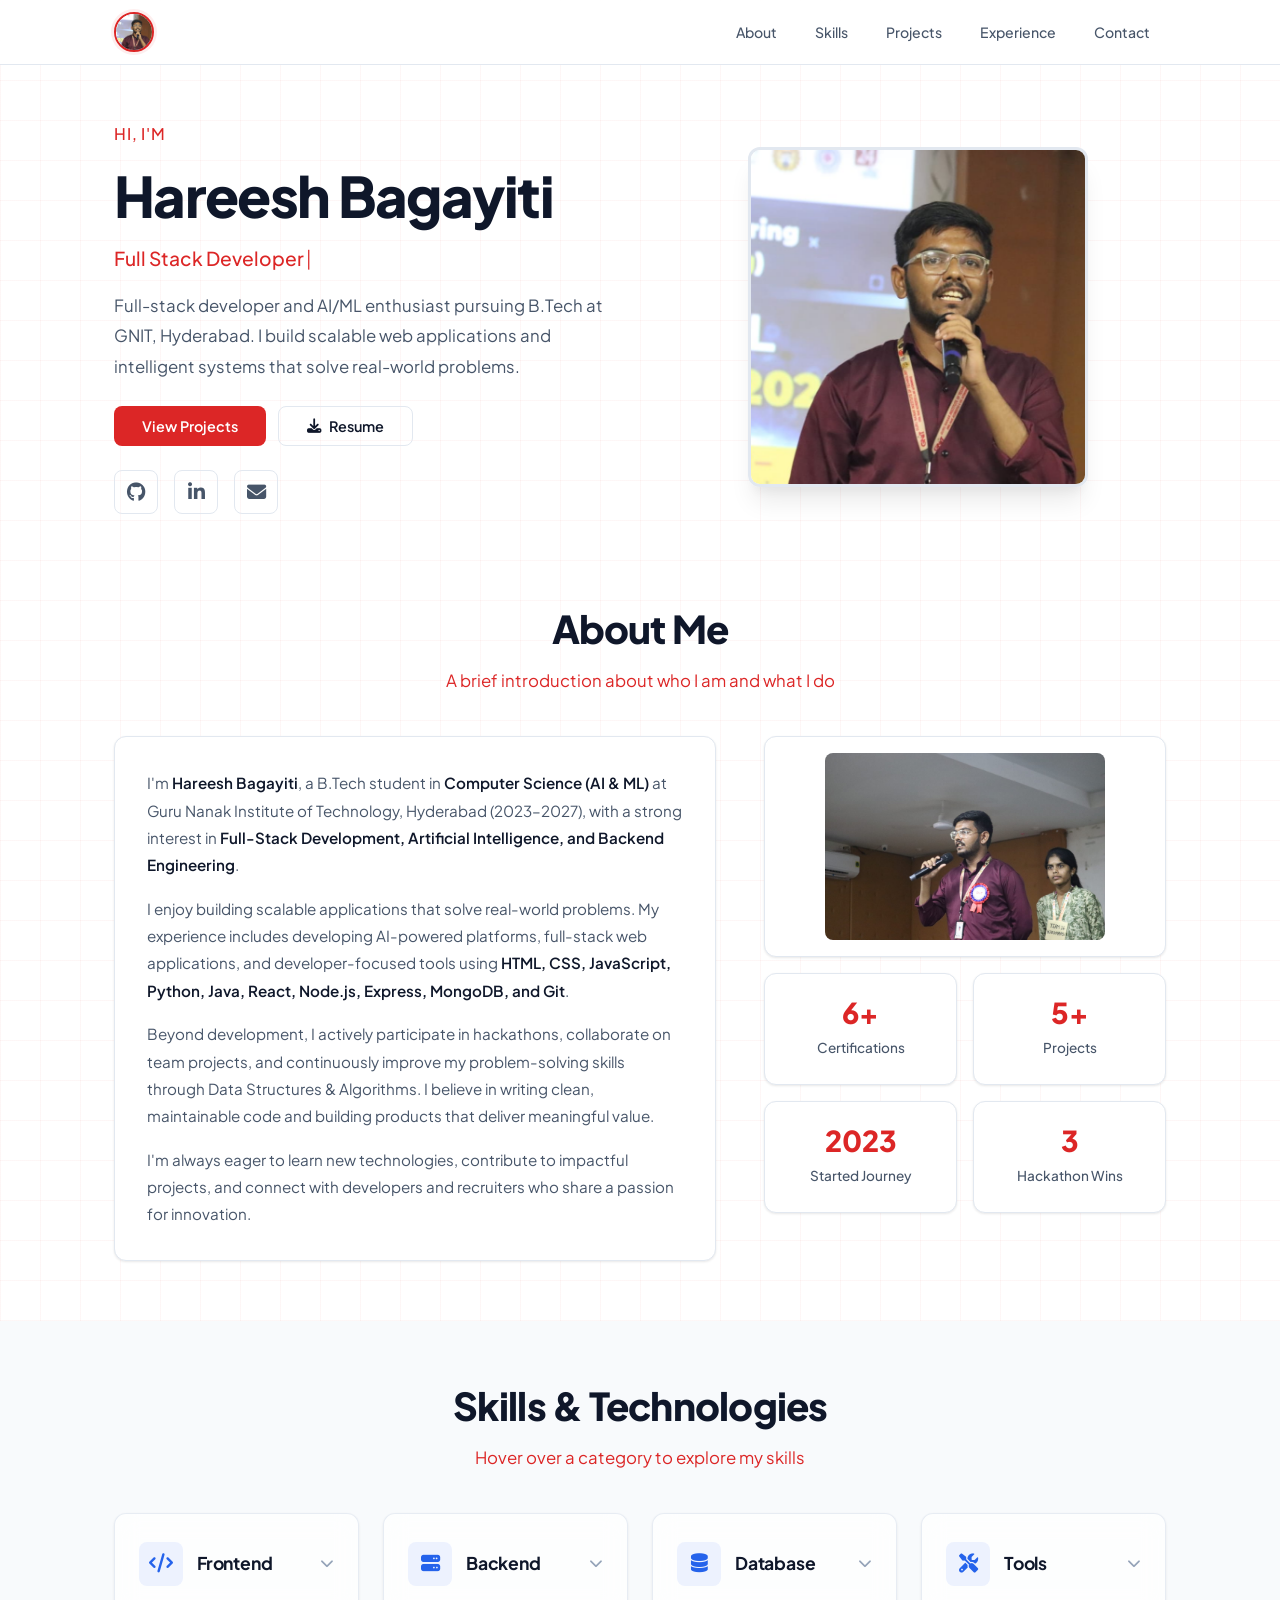
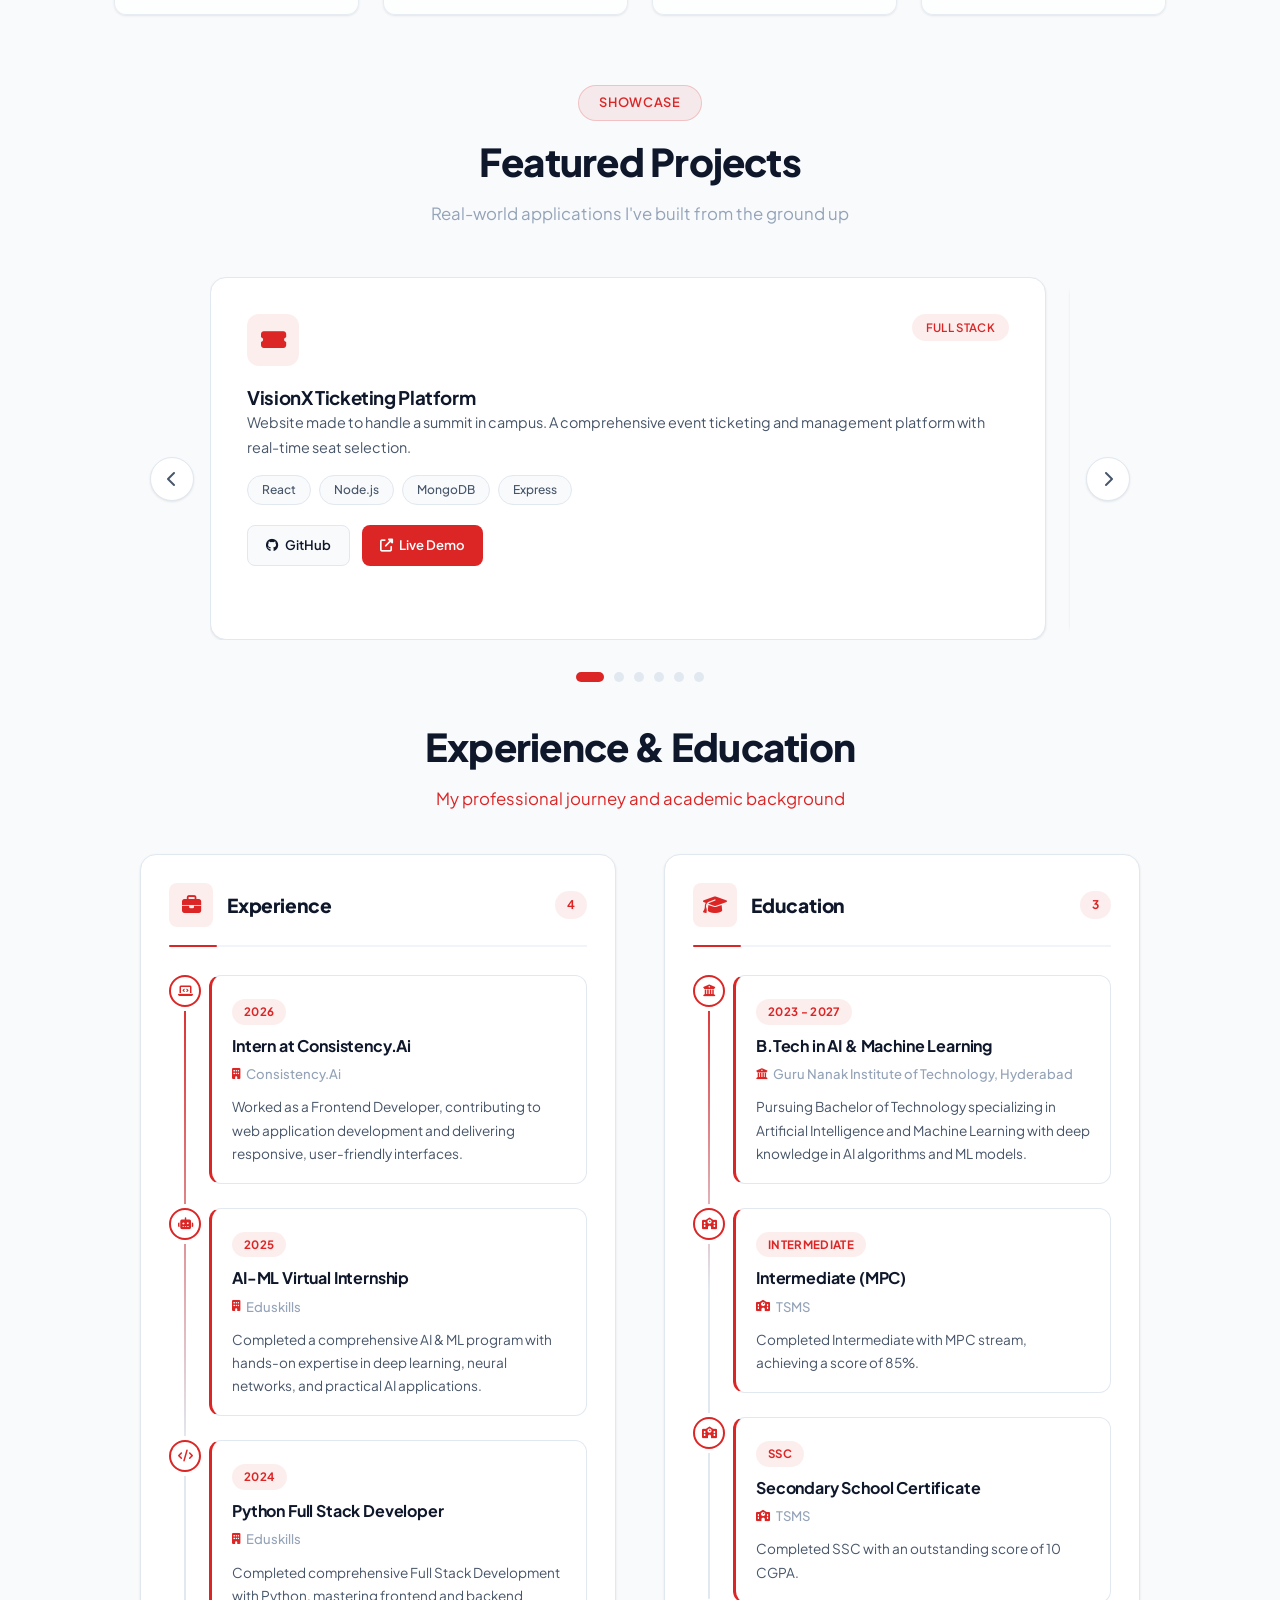
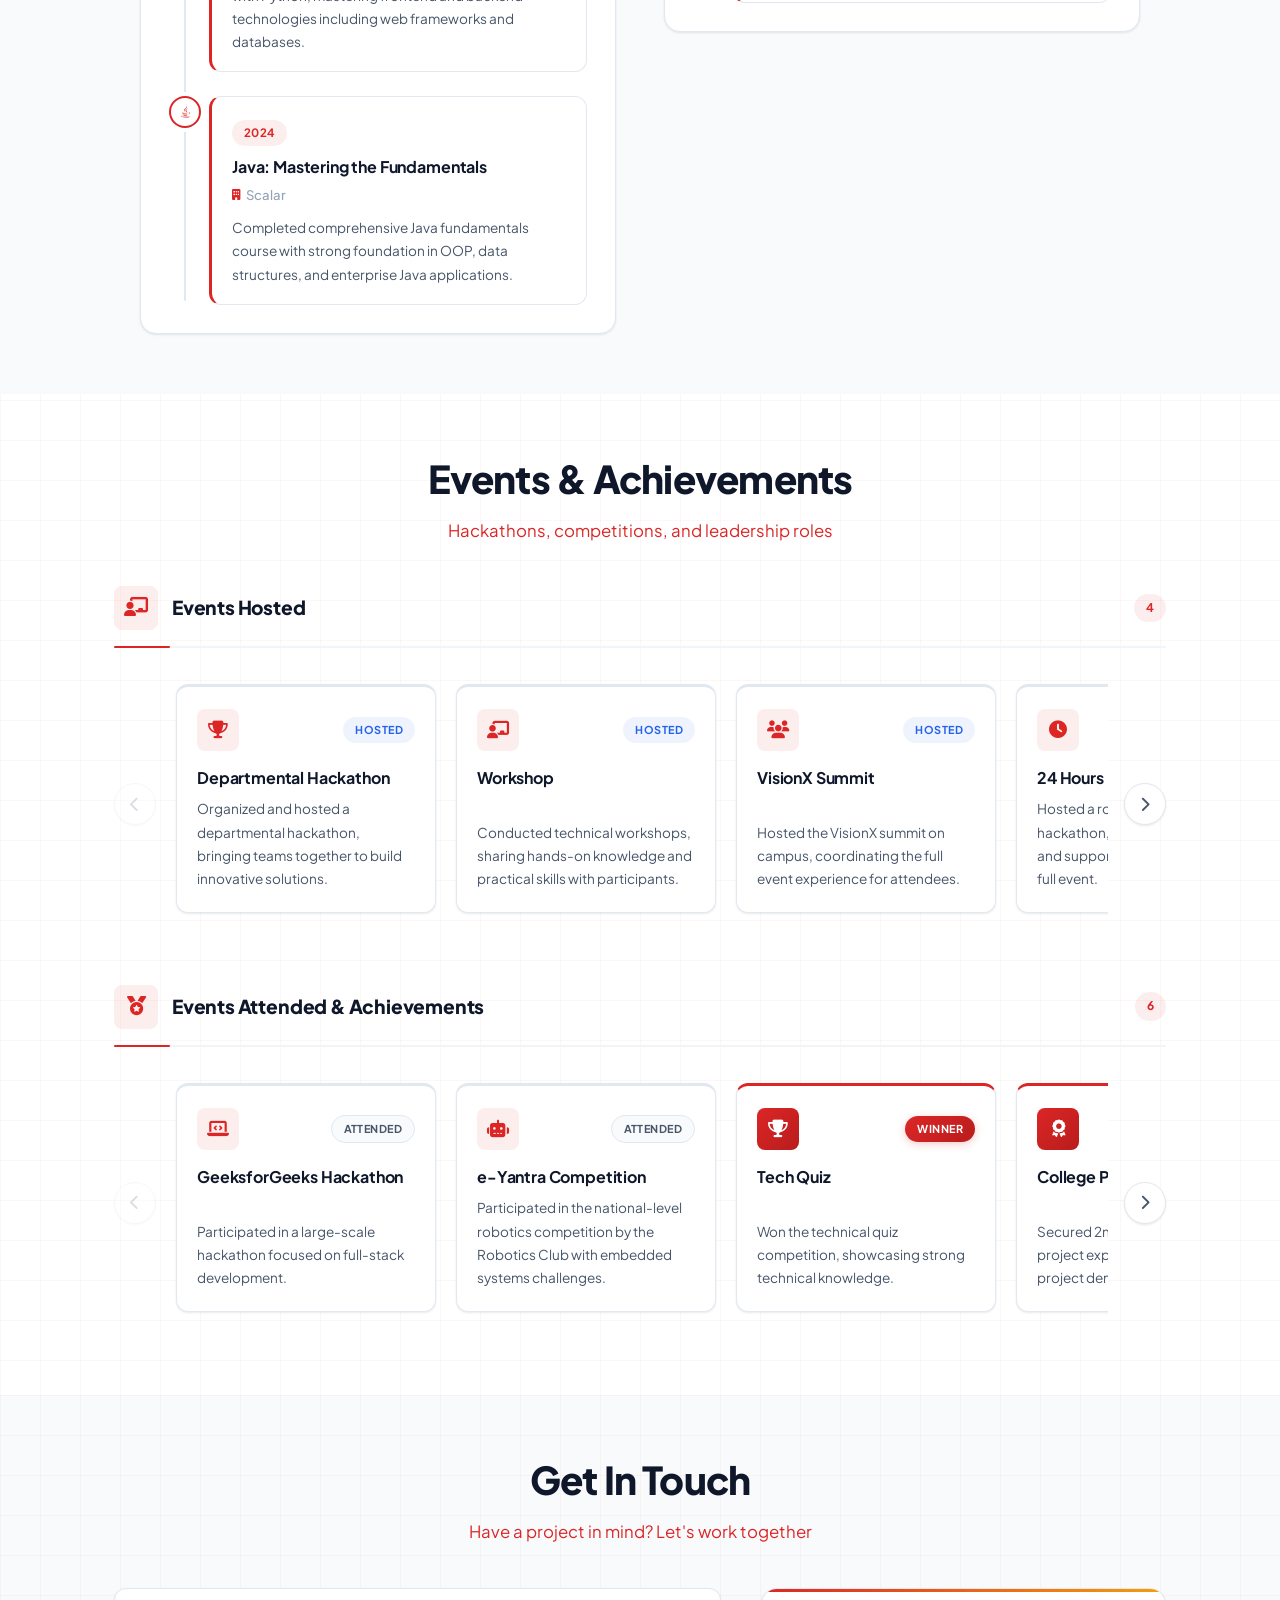
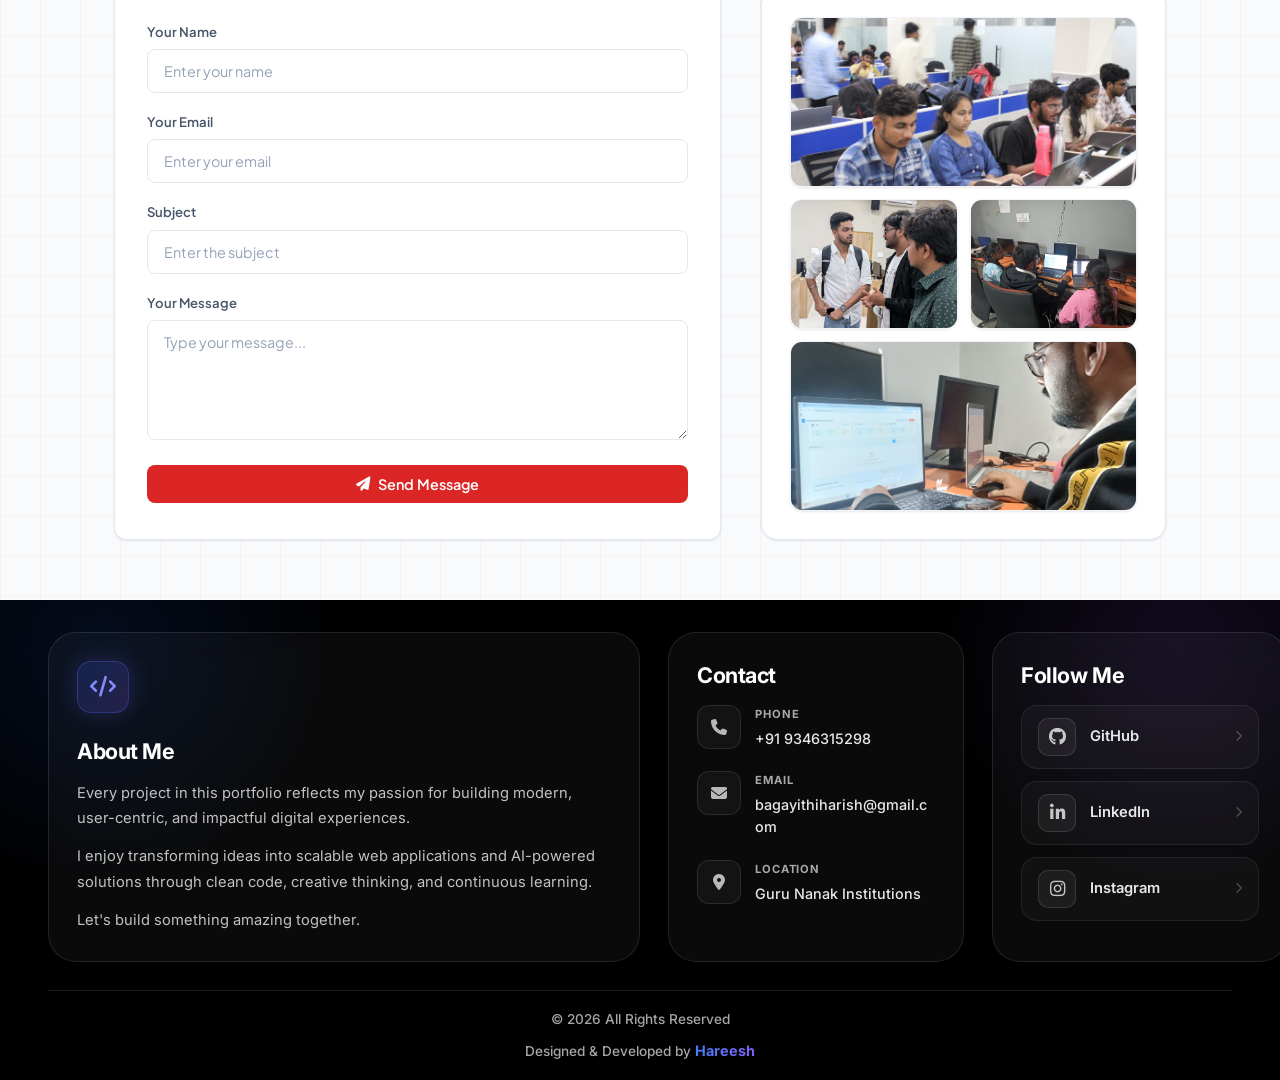
<file: index.html>
<!DOCTYPE html>
<html lang="en">
<head>
    <meta charset="UTF-8">
    <meta name="viewport" content="width=device-width, initial-scale=1.0">
    <meta name="description" content="Hareesh Bagayiti - Full Stack Developer & AI/ML Enthusiast. Explore my portfolio showcasing projects, skills, and experience in web development, machine learning, and scalable digital solutions.">
    <meta name="keywords" content="Hareesh, Hareesh Bagayiti, Hareesh portfolio, developer portfolio, frontend developer, frontend developer portfolio, full stack developer, AI ML developer, Python developer, web developer, Hyderabad developer">
    <meta name="author" content="Hareesh Bagayiti">
    <meta name="robots" content="index, follow">
    <meta name="googlebot" content="index, follow">
    <meta name="theme-color" content="#dc2626">
    
    <!-- Open Graph -->
    <meta property="og:type" content="website">
    <meta property="og:site_name" content="Hareesh Bagayiti Portfolio">
    <meta property="og:title" content="Hareesh Bagayiti | Full Stack Developer & AI/ML Enthusiast">
    <meta property="og:description" content="Full Stack Developer & AI/ML Enthusiast. Building scalable web applications and intelligent systems. Explore my portfolio, projects, and experience.">
    <meta property="og:image" content="https://hareesshp.github.io/PORTFOLIO-SITE/hareesh-photo.jpeg">
    <meta property="og:image:width" content="1200">
    <meta property="og:image:height" content="630">
    <meta property="og:url" content="https://hareesshp.github.io/PORTFOLIO-SITE/">
    <meta property="og:locale" content="en_US">
    
    <!-- Twitter Card -->
    <meta name="twitter:card" content="summary_large_image">
    <meta name="twitter:title" content="Hareesh Bagayiti | Full Stack Developer & AI/ML Enthusiast">
    <meta name="twitter:description" content="Full Stack Developer & AI/ML Enthusiast. Building scalable web applications and intelligent systems.">
    <meta name="twitter:image" content="https://hareesshp.github.io/PORTFOLIO-SITE/hareesh-photo.jpeg">
    
    <title>Hareesh Bagayiti | Full Stack Developer & AI/ML Enthusiast</title>
    <link rel="icon" type="image/svg+xml" href="favicon.svg">
    <link rel="canonical" href="https://hareesshp.github.io/PORTFOLIO-SITE/">
    <link rel="sitemap" type="application/xml" title="Sitemap" href="sitemap.xml">
    
    <!-- JSON-LD Structured Data -->
    <script type="application/ld+json">
    {
        "@context": "https://schema.org",
        "@type": "Person",
        "name": "Hareesh Bagayiti",
        "url": "https://hareesshp.github.io/PORTFOLIO-SITE/",
        "image": "https://hareesshp.github.io/PORTFOLIO-SITE/hareesh-photo.jpeg",
        "jobTitle": "Full Stack Developer & AI/ML Enthusiast",
        "description": "Full-stack developer and AI/ML enthusiast pursuing B.Tech at GNIT, Hyderabad. Building scalable web applications and intelligent systems.",
        "email": "mailto:bagayithiharish@gmail.com",
        "telephone": "+919346315298",
        "address": {
            "@type": "PostalAddress",
            "addressLocality": "Hyderabad",
            "addressRegion": "Telangana",
            "addressCountry": "IN"
        },
        "alumniOf": {
            "@type": "CollegeOrUniversity",
            "name": "Guru Nanak Institute of Technology"
        },
        "knowsAbout": ["Full Stack Development", "Artificial Intelligence", "Machine Learning", "Python", "JavaScript", "React", "Node.js", "MongoDB"],
        "sameAs": [
            "https://github.com/HAREESSHP",
            "https://www.linkedin.com/in/hareesh-bagayiti-22b33b34b",
            "https://www.instagram.com/mr__sky__63"
        ]
    }
    </script>
    
    <script type="application/ld+json">
    {
        "@context": "https://schema.org",
        "@type": "WebSite",
        "name": "Hareesh Bagayiti Portfolio",
        "url": "https://hareesshp.github.io/PORTFOLIO-SITE/",
        "description": "Portfolio of Hareesh Bagayiti - Full Stack Developer & AI/ML Enthusiast",
        "author": {
            "@type": "Person",
            "name": "Hareesh Bagayiti"
        }
    }
    </script>
    
    <script type="application/ld+json">
    {
        "@context": "https://schema.org",
        "@type": "ProfilePage",
        "mainEntity": {
            "@type": "Person",
            "name": "Hareesh Bagayiti",
            "jobTitle": "Full Stack Developer & AI/ML Enthusiast",
            "url": "https://hareesshp.github.io/PORTFOLIO-SITE/"
        }
    }
    </script>
    <link rel="stylesheet" href="style.css">
    <link rel="stylesheet" href="https://cdnjs.cloudflare.com/ajax/libs/font-awesome/6.5.0/css/all.min.css">
    <link rel="preconnect" href="https://fonts.googleapis.com">
    <link rel="preconnect" href="https://fonts.gstatic.com" crossorigin>
    <link href="https://fonts.googleapis.com/css2?family=Plus+Jakarta+Sans:wght@300;400;500;600;700;800&display=swap" rel="stylesheet">
    <link href="https://fonts.googleapis.com/css2?family=Inter:wght@300;400;500;600;700;800&display=swap" rel="stylesheet">
</head>
<body>
    <!-- Navigation -->
    <nav class="navbar" role="navigation" aria-label="Main navigation">
        <div class="nav-container">
            <a href="#home" class="nav-logo">
                <img src="hareesh-photo.jpeg" alt="Hareesh Bagayiti" class="nav-logo-img">
            </a>
            <ul class="nav-menu" id="navMenu">
                <li><a href="#about" class="nav-link">About</a></li>
                <li><a href="#skills" class="nav-link">Skills</a></li>
                <li><a href="#featured-projects" class="nav-link">Projects</a></li>
                <li><a href="#experience" class="nav-link">Experience</a></li>
                <li><a href="#contact" class="nav-link">Contact</a></li>
            </ul>
            <div class="nav-actions">
                <button class="mobile-menu-btn" id="mobileMenuBtn" aria-label="Toggle menu">
                    <span></span><span></span><span></span>
                </button>
            </div>
        </div>
    </nav>

    
    <!-- Hero Section -->
    <section id="home" class="hero">
        <div class="container">
            <div class="hero-content">
                <div class="hero-text">
                    <p class="hero-greeting">Hi, I'm</p>
                    <h1 class="hero-name">Hareesh Bagayiti</h1>
                    <div class="hero-role">
                        <span class="typewriter"></span><span class="cursor">|</span>
                    </div>
                    <p class="hero-description">
                        Full-stack developer and AI/ML enthusiast pursuing B.Tech at GNIT, Hyderabad. 
                        I build scalable web applications and intelligent systems that solve real-world problems.
                    </p>
                    <div class="hero-actions">
                        <a href="#featured-projects" class="btn btn-primary">View Projects</a>
                        <a href="HAREESH_RESUME.pdf" class="btn btn-outline" download>
                            <i class="fas fa-download"></i> Resume
                        </a>
                    </div>
                    <div class="hero-social">
                        <a href="https://github.com/HAREESSHP" target="_blank" rel="noopener" aria-label="GitHub">
                            <i class="fab fa-github"></i>
                        </a>
                        <a href="https://www.linkedin.com/in/hareesh-bagayiti-22b33b34b" target="_blank" rel="noopener" aria-label="LinkedIn">
                            <i class="fab fa-linkedin-in"></i>
                        </a>
                        <a href="mailto:bagayithiharish@gmail.com" aria-label="Email">
                            <i class="fas fa-envelope"></i>
                        </a>
                    </div>
                </div>
                <div class="hero-image">
                    <div class="hero-image-wrapper">
                        <img src="hareesh-photo.jpeg" alt="Hareesh Bagayiti" class="profile-photo">
                    </div>
                </div>
            </div>
        </div>
    </section>

    <!-- About Section -->
    <section id="about" class="section about">
        <div class="container">
            <div class="section-header">
                <h2 class="section-title">About Me</h2>
                <p class="section-subtitle">A brief introduction about who I am and what I do</p>
            </div>
            <div class="about-grid">
                <div class="about-card">
                    <p>
                        I'm <strong>Hareesh Bagayiti</strong>, a B.Tech student in <strong>Computer Science (AI & ML)</strong> at Guru Nanak Institute of Technology, Hyderabad (2023–2027), with a strong interest in <strong>Full-Stack Development, Artificial Intelligence, and Backend Engineering</strong>.
                    </p>
                    <p>
                        I enjoy building scalable applications that solve real-world problems. My experience includes developing AI-powered platforms, full-stack web applications, and developer-focused tools using <strong>HTML, CSS, JavaScript, Python, Java, React, Node.js, Express, MongoDB, and Git</strong>.
                    </p>
                    <p>
                        Beyond development, I actively participate in hackathons, collaborate on team projects, and continuously improve my problem-solving skills through Data Structures & Algorithms. I believe in writing clean, maintainable code and building products that deliver meaningful value.
                    </p>
                    <p>
                        I'm always eager to learn new technologies, contribute to impactful projects, and connect with developers and recruiters who share a passion for innovation.
                    </p>
                </div>
                <div class="about-right">
                    <div class="about-photo-card">
                        <div class="about-photo-wrapper">
                            <img src="l4.jpeg" alt="Hareesh Bagayiti">
                        </div>
                    </div>
                    <div class="about-stats">
                        <div class="stat-item">
                            <span class="stat-number">6+</span>
                            <span class="stat-label">Certifications</span>
                        </div>
                        <div class="stat-item">
                            <span class="stat-number">5+</span>
                            <span class="stat-label">Projects</span>
                        </div>
                        <div class="stat-item">
                            <span class="stat-number">2023</span>
                            <span class="stat-label">Started Journey</span>
                        </div>
                        <div class="stat-item">
                            <span class="stat-number">3</span>
                            <span class="stat-label">Hackathon Wins</span>
                        </div>
                    </div>
                </div>
            </div>
        </div>
    </section>

    <!-- Skills Section -->
    <section id="skills" class="section skills">
        <div class="container">
            <div class="section-header">
                <h2 class="section-title">Skills & Technologies</h2>
                <p class="section-subtitle">Hover over a category to explore my skills</p>
            </div>
            <div class="skills-categories" id="skillsCategories">
                <!-- Frontend -->
                <div class="skill-category" data-category="frontend">
                    <div class="category-header">
                        <div class="category-icon"><i class="fas fa-code"></i></div>
                        <h3 class="category-name">Frontend</h3>
                        <i class="fas fa-chevron-down category-arrow"></i>
                    </div>
                    <div class="category-techs">
                        <span class="tech-badge"><i class="fab fa-html5"></i> HTML</span>
                        <span class="tech-badge"><i class="fab fa-css3-alt"></i> CSS</span>
                        <span class="tech-badge"><i class="fab fa-js"></i> JavaScript</span>
                        <span class="tech-badge"><i class="fab fa-react"></i> React</span>
                    </div>
                </div>

                <!-- Backend -->
                <div class="skill-category" data-category="backend">
                    <div class="category-header">
                        <div class="category-icon"><i class="fas fa-server"></i></div>
                        <h3 class="category-name">Backend</h3>
                        <i class="fas fa-chevron-down category-arrow"></i>
                    </div>
                    <div class="category-techs">
                        <span class="tech-badge"><i class="fab fa-node-js"></i> Node.js</span>
                        <span class="tech-badge"><i class="fas fa-server"></i> Express.js</span>
                        <span class="tech-badge"><i class="fab fa-python"></i> Python</span>
                    </div>
                </div>

                <!-- Database -->
                <div class="skill-category" data-category="database">
                    <div class="category-header">
                        <div class="category-icon"><i class="fas fa-database"></i></div>
                        <h3 class="category-name">Database</h3>
                        <i class="fas fa-chevron-down category-arrow"></i>
                    </div>
                    <div class="category-techs">
                        <span class="tech-badge"><i class="fas fa-database"></i> SQL</span>
                        <span class="tech-badge"><i class="fas fa-database"></i> MongoDB</span>
                    </div>
                </div>

                <!-- Tools -->
                <div class="skill-category" data-category="tools">
                    <div class="category-header">
                        <div class="category-icon"><i class="fas fa-tools"></i></div>
                        <h3 class="category-name">Tools</h3>
                        <i class="fas fa-chevron-down category-arrow"></i>
                    </div>
                    <div class="category-techs">
                        <span class="tech-badge"><i class="fas fa-code"></i> VS Code</span>
                        <span class="tech-badge"><i class="fas fa-wind"></i> Windsurf</span>
                        <span class="tech-badge"><i class="fas fa-rocket"></i> Antigravity</span>
                    </div>
                </div>
            </div>
        </div>
    </section>

    <!-- Featured Projects Section -->
    <section id="featured-projects" class="featured-projects">
        <div class="container">
            <div class="fp-header">
                <span class="fp-badge">Showcase</span>
                <h2 class="fp-title">Featured Projects</h2>
                <p class="fp-subtitle">Real-world applications I've built from the ground up</p>
            </div>

            <div class="fp-carousel">
                <button class="fp-carousel-btn fp-carousel-btn-prev" id="fpPrev" aria-label="Previous project">
                    <i class="fas fa-chevron-left"></i>
                </button>
                <div class="fp-track" id="fpTrack">
                    <!-- Cards will be populated by JS -->
                </div>
                <button class="fp-carousel-btn fp-carousel-btn-next" id="fpNext" aria-label="Next project">
                    <i class="fas fa-chevron-right"></i>
                </button>
                <div class="fp-dots" id="fpDots"></div>
            </div>
        </div>

        <!-- Modal -->
        <div class="fp-modal-overlay" id="fpModalOverlay">
            <div class="fp-modal" id="fpModal">
                <button class="fp-modal-close" id="fpModalClose"><i class="fas fa-times"></i></button>
                <div class="fp-modal-content">
                    <h3 class="fp-modal-title" id="fpModalTitle"></h3>
                    <p class="fp-modal-desc" id="fpModalDesc"></p>
                    <div class="fp-modal-section">
                        <h4><i class="fas fa-exclamation-triangle"></i> Problem Solved</h4>
                        <p id="fpModalProblem"></p>
                    </div>
                    <div class="fp-modal-section">
                        <h4><i class="fas fa-lightbulb"></i> Solution</h4>
                        <p id="fpModalSolution"></p>
                    </div>
                    <div class="fp-modal-section">
                        <h4><i class="fas fa-star"></i> Key Features</h4>
                        <ul id="fpModalFeatures"></ul>
                    </div>
                    <div class="fp-modal-section">
                        <h4><i class="fas fa-code"></i> Tech Stack</h4>
                        <div class="fp-modal-tech" id="fpModalTech"></div>
                    </div>
                    <div class="fp-modal-actions" id="fpModalActions"></div>
                </div>
            </div>
        </div>
    </section>

    <!-- Experience & Education Section -->
    <section id="experience" class="section experience">
        <div class="container">
            <div class="section-header">
                <h2 class="section-title">Experience & Education</h2>
                <p class="section-subtitle">My professional journey and academic background</p>
            </div>

            <div class="exp-edu-grid">
                <!-- Experience Column -->
                <div class="exp-edu-column">
                    <div class="exp-edu-column-header">
                        <div class="exp-edu-column-icon"><i class="fas fa-briefcase"></i></div>
                        <h3>Experience</h3>
                        <span class="exp-edu-column-count">4</span>
                    </div>
                    <div class="career-timeline">
                        <div class="career-item">
                            <div class="career-marker"><i class="fas fa-laptop-code"></i></div>
                            <div class="career-card">
                                <span class="career-date">2026</span>
                                <h4 class="career-title">Intern at Consistency.Ai</h4>
                                <span class="career-org"><i class="fas fa-building"></i> Consistency.Ai</span>
                                <p class="career-desc">Worked as a Frontend Developer, contributing to web application development and delivering responsive, user-friendly interfaces.</p>
                            </div>
                        </div>
                        <div class="career-item">
                            <div class="career-marker"><i class="fas fa-robot"></i></div>
                            <div class="career-card">
                                <span class="career-date">2025</span>
                                <h4 class="career-title">AI-ML Virtual Internship</h4>
                                <span class="career-org"><i class="fas fa-building"></i> Eduskills</span>
                                <p class="career-desc">Completed a comprehensive AI & ML program with hands-on expertise in deep learning, neural networks, and practical AI applications.</p>
                            </div>
                        </div>
                        <div class="career-item">
                            <div class="career-marker"><i class="fas fa-code"></i></div>
                            <div class="career-card">
                                <span class="career-date">2024</span>
                                <h4 class="career-title">Python Full Stack Developer</h4>
                                <span class="career-org"><i class="fas fa-building"></i> Eduskills</span>
                                <p class="career-desc">Completed comprehensive Full Stack Development with Python, mastering frontend and backend technologies including web frameworks and databases.</p>
                            </div>
                        </div>
                        <div class="career-item">
                            <div class="career-marker"><i class="fab fa-java"></i></div>
                            <div class="career-card">
                                <span class="career-date">2024</span>
                                <h4 class="career-title">Java: Mastering the Fundamentals</h4>
                                <span class="career-org"><i class="fas fa-building"></i> Scalar</span>
                                <p class="career-desc">Completed comprehensive Java fundamentals course with strong foundation in OOP, data structures, and enterprise Java applications.</p>
                            </div>
                        </div>
                    </div>
                </div>


                
                <!-- Education Column -->
                <div class="exp-edu-column">
                    <div class="exp-edu-column-header">
                        <div class="exp-edu-column-icon"><i class="fas fa-graduation-cap"></i></div>
                        <h3>Education</h3>
                        <span class="exp-edu-column-count">3</span>
                    </div>
                    <div class="career-timeline">
                        <div class="career-item">
                            <div class="career-marker"><i class="fas fa-university"></i></div>
                            <div class="career-card">
                                <span class="career-date">2023 - 2027</span>
                                <h4 class="career-title">B.Tech in AI & Machine Learning</h4>
                                <span class="career-org"><i class="fas fa-university"></i> Guru Nanak Institute of Technology, Hyderabad</span>
                                <p class="career-desc">Pursuing Bachelor of Technology specializing in Artificial Intelligence and Machine Learning with deep knowledge in AI algorithms and ML models.</p>
                            </div>
                        </div>
                        <div class="career-item">
                            <div class="career-marker"><i class="fas fa-school"></i></div>
                            <div class="career-card">
                                <span class="career-date">Intermediate</span>
                                <h4 class="career-title">Intermediate (MPC)</h4>
                                <span class="career-org"><i class="fas fa-school"></i> TSMS</span>
                                <p class="career-desc">Completed Intermediate with MPC stream, achieving a score of 85%.</p>
                            </div>
                        </div>
                        <div class="career-item">
                            <div class="career-marker"><i class="fas fa-school"></i></div>
                            <div class="career-card">
                                <span class="career-date">SSC</span>
                                <h4 class="career-title">Secondary School Certificate</h4>
                                <span class="career-org"><i class="fas fa-school"></i> TSMS</span>
                                <p class="career-desc">Completed SSC with an outstanding score of 10 CGPA.</p>
                            </div>
                        </div>
                    </div>
                </div>
            </div>
        </div>
    </section>

    <section id="achievements" class="section achievements">
        <div class="container">
            <div class="section-header">
                <h2 class="section-title">Events & Achievements</h2>
                <p class="section-subtitle">Hackathons, competitions, and leadership roles</p>
            </div>

            <!-- Events Hosted Row -->
            <div class="ach-row">
                <div class="ach-row-header">
                    <div class="ach-row-icon"><i class="fas fa-chalkboard-teacher"></i></div>
                    <h3>Events Hosted</h3>
                    <span class="ach-row-count">4</span>
                </div>
                <div class="ach-nav-wrapper">
                    <button class="ach-nav-btn ach-nav-prev" type="button" aria-label="Previous events"><i class="fas fa-chevron-left"></i></button>
                    <div class="ach-track ach-track-hosted">
                    <div class="ach-card">
                        <div class="ach-card-top">
                            <div class="ach-card-icon"><i class="fas fa-trophy"></i></div>
                            <span class="ach-category ach-cat-hosted">Hosted</span>
                        </div>
                        <h4 class="ach-card-title">Departmental Hackathon</h4>
                        <p class="ach-card-desc">Organized and hosted a departmental hackathon, bringing teams together to build innovative solutions.</p>
                    </div>
                    <div class="ach-card">
                        <div class="ach-card-top">
                            <div class="ach-card-icon"><i class="fas fa-chalkboard-teacher"></i></div>
                            <span class="ach-category ach-cat-hosted">Hosted</span>
                        </div>
                        <h4 class="ach-card-title">Workshop</h4>
                        <p class="ach-card-desc">Conducted technical workshops, sharing hands-on knowledge and practical skills with participants.</p>
                    </div>
                    <div class="ach-card">
                        <div class="ach-card-top">
                            <div class="ach-card-icon"><i class="fas fa-users"></i></div>
                            <span class="ach-category ach-cat-hosted">Hosted</span>
                        </div>
                        <h4 class="ach-card-title">VisionX Summit</h4>
                        <p class="ach-card-desc">Hosted the VisionX summit on campus, coordinating the full event experience for attendees.</p>
                    </div>
                    <div class="ach-card">
                        <div class="ach-card-top">
                            <div class="ach-card-icon"><i class="fas fa-clock"></i></div>
                            <span class="ach-category ach-cat-hosted">Hosted</span>
                        </div>
                        <h4 class="ach-card-title">24 Hours Hackathon</h4>
                        <p class="ach-card-desc">Hosted a round-the-clock hackathon, driving participation and supporting teams through the full event.</p>
                    </div>
                    </div>
                    <button class="ach-nav-btn ach-nav-next" type="button" aria-label="Next events"><i class="fas fa-chevron-right"></i></button>
                </div>
            </div>

            <!-- Events Attended & Achievements Row -->
            <div class="ach-row ach-row-achievements">
                <div class="ach-row-header">
                    <div class="ach-row-icon"><i class="fas fa-medal"></i></div>
                    <h3>Events Attended & Achievements</h3>
                    <span class="ach-row-count">6</span>
                </div>
                <div class="ach-nav-wrapper">
                    <button class="ach-nav-btn ach-nav-prev" type="button" aria-label="Previous achievements"><i class="fas fa-chevron-left"></i></button>
                    <div class="ach-track ach-track-attended">
                    <div class="ach-card">
                        <div class="ach-card-top">
                            <div class="ach-card-icon"><i class="fas fa-laptop-code"></i></div>
                            <span class="ach-category ach-cat-attended">Attended</span>
                        </div>
                        <h4 class="ach-card-title">GeeksforGeeks Hackathon</h4>
                        <p class="ach-card-desc">Participated in a large-scale hackathon focused on full-stack development.</p>
                    </div>
                    <div class="ach-card">
                        <div class="ach-card-top">
                            <div class="ach-card-icon"><i class="fas fa-robot"></i></div>
                            <span class="ach-category ach-cat-attended">Attended</span>
                        </div>
                        <h4 class="ach-card-title">e-Yantra Competition</h4>
                        <p class="ach-card-desc">Participated in the national-level robotics competition by the Robotics Club with embedded systems challenges.</p>
                    </div>
                    <div class="ach-card ach-card-winner">
                        <div class="ach-card-top">
                            <div class="ach-card-icon"><i class="fas fa-trophy"></i></div>
                            <span class="ach-category ach-cat-win">Winner</span>
                        </div>
                        <h4 class="ach-card-title">Tech Quiz</h4>
                        <p class="ach-card-desc">Won the technical quiz competition, showcasing strong technical knowledge.</p>
                    </div>
                    <div class="ach-card ach-card-winner">
                        <div class="ach-card-top">
                            <div class="ach-card-icon"><i class="fas fa-award"></i></div>
                            <span class="ach-category ach-cat-win">2nd Place</span>
                        </div>
                        <h4 class="ach-card-title">College Project Expo</h4>
                        <p class="ach-card-desc">Secured 2nd place at the college project expo with a standout project demonstration.</p>
                    </div>
                    <div class="ach-card ach-card-winner">
                        <div class="ach-card-top">
                            <div class="ach-card-icon"><i class="fas fa-trophy"></i></div>
                            <span class="ach-category ach-cat-win">Top 3</span>
                        </div>
                        <h4 class="ach-card-title">TKR Hackathon</h4>
                        <p class="ach-card-desc">Finished in the top 3 at the TKR hackathon with a strong team performance.</p>
                    </div>
                    <div class="ach-card">
                        <div class="ach-card-top">
                            <div class="ach-card-icon"><i class="fas fa-code"></i></div>
                            <span class="ach-category ach-cat-attended">Attended</span>
                        </div>
                        <h4 class="ach-card-title">Technidhi Hackathon</h4>
                        <p class="ach-card-desc">Participated in the Technidhi hackathon, tackling real-world problem statements.</p>
                    </div>
                    </div>
                    <button class="ach-nav-btn ach-nav-next" type="button" aria-label="Next achievements"><i class="fas fa-chevron-right"></i></button>
                </div>
            </div>
        </div>
    </section>

    <section id="contact" class="section contact">
        <div class="container">
            <div class="section-header">
                <h2 class="section-title">Get In Touch</h2>
                <p class="section-subtitle">Have a project in mind? Let's work together</p>
            </div>
            <div class="contact-grid">
                <form class="contact-form" id="contactForm" novalidate>
                    <div class="form-row">
                        <label class="form-label" for="cfName">Your Name</label>
                        <input type="text" id="cfName" name="name" placeholder="Enter your name" autocomplete="name" required>
                        <span class="form-error" data-error-for="name"></span>
                    </div>
                    <div class="form-row">
                        <label class="form-label" for="cfEmail">Your Email</label>
                        <input type="email" id="cfEmail" name="email" placeholder="Enter your email" autocomplete="email" required>
                        <span class="form-error" data-error-for="email"></span>
                    </div>
                    <div class="form-row">
                        <label class="form-label" for="cfSubject">Subject</label>
                        <input type="text" id="cfSubject" name="subject" placeholder="Enter the subject" required>
                        <span class="form-error" data-error-for="subject"></span>
                    </div>
                    <div class="form-row">
                        <label class="form-label" for="cfMessage">Your Message</label>
                        <textarea id="cfMessage" name="message" placeholder="Type your message..." rows="5" required></textarea>
                        <span class="form-error" data-error-for="message"></span>
                    </div>
                    <div class="form-status" id="formStatus" role="alert" aria-live="polite"></div>
                    <button type="submit" class="btn btn-primary btn-block">
                        <i class="fas fa-paper-plane"></i> Send Message
                    </button>
                </form>
                <div class="contact-gallery">
                    <div class="contact-gallery-grid">
                        <div class="contact-gallery-item contact-gallery-item-wide">
                            <img src="IMG_6799.JPG" alt="Hareesh at a tech event" loading="lazy">
                            <div class="contact-gallery-overlay"><i class="fas fa-expand"></i></div>
                        </div>
                        <div class="contact-gallery-item">
                            <img src="SNIST2.jpeg" alt="Hareesh at the university campus" loading="lazy">
                            <div class="contact-gallery-overlay"><i class="fas fa-expand"></i></div>
                        </div>
                        <div class="contact-gallery-item">
                            <img src="T2.jpeg" alt="Hareesh speaking at a tech session" loading="lazy">
                            <div class="contact-gallery-overlay"><i class="fas fa-expand"></i></div>
                        </div>
                        <div class="contact-gallery-item contact-gallery-item-wide">
                            <img src="T4.jpeg" alt="Hareesh at a hackathon" loading="lazy">
                            <div class="contact-gallery-overlay"><i class="fas fa-expand"></i></div>
                        </div>
                    </div>
                </div>
            </div>
        </div>
    </section>

    <footer class="bento-footer">
        <div class="bento-grid">
            <!-- About Card (50%) -->
            <div class="bento-card bento-card-about">
                <div class="bento-card-icon"><i class="fas fa-code"></i></div>
                <h3 class="bento-card-title">About Me</h3>
                <p class="bento-card-desc">
                    Every project in this portfolio reflects my passion for building modern, user-centric, and impactful digital experiences.
                </p>
                <p class="bento-card-desc">
                    I enjoy transforming ideas into scalable web applications and AI-powered solutions through clean code, creative thinking, and continuous learning.
                </p>
                <p class="bento-card-desc">
                    Let's build something amazing together.
                </p>
            </div>

            <!-- Contact Card (25%) -->
            <div class="bento-card bento-card-contact">
                <h3 class="bento-card-title">Contact</h3>
                <div class="bento-contact-items">
                    <div class="bento-contact-item">
                        <div class="bento-contact-icon"><i class="fas fa-phone"></i></div>
                        <div>
                            <span class="bento-contact-label">Phone</span>
                            <a href="tel:+919346315298" class="bento-contact-value">+91 9346315298</a>
                        </div>
                    </div>
                    <div class="bento-contact-item">
                        <div class="bento-contact-icon"><i class="fas fa-envelope"></i></div>
                        <div>
                            <span class="bento-contact-label">Email</span>
                            <a href="mailto:bagayithiharish@gmail.com" class="bento-contact-value">bagayithiharish@gmail.com</a>
                        </div>
                    </div>
                    <div class="bento-contact-item">
                        <div class="bento-contact-icon"><i class="fas fa-location-dot"></i></div>
                        <div>
                            <span class="bento-contact-label">Location</span>
                            <span class="bento-contact-value">Guru Nanak Institutions</span>
                        </div>
                    </div>
                </div>
            </div>

            <!-- Follow Me Card (25%) -->
            <div class="bento-card bento-card-follow">
                <h3 class="bento-card-title">Follow Me</h3>
                <div class="bento-follow-buttons">
                    <a href="https://github.com/HAREESSHP" target="_blank" rel="noopener" class="bento-follow-btn">
                        <div class="bento-follow-icon"><i class="fab fa-github"></i></div>
                        <span class="bento-follow-label">GitHub</span>
                        <i class="fas fa-chevron-right bento-follow-arrow"></i>
                    </a>
                    <a href="https://www.linkedin.com/in/hareesh-bagayiti-22b33b34b" target="_blank" rel="noopener" class="bento-follow-btn">
                        <div class="bento-follow-icon"><i class="fab fa-linkedin-in"></i></div>
                        <span class="bento-follow-label">LinkedIn</span>
                        <i class="fas fa-chevron-right bento-follow-arrow"></i>
                    </a>
                    <a href="https://www.instagram.com/mr__sky__63?igsh=MWtpaWs0M3Bhd3J5bA==" target="_blank" rel="noopener" class="bento-follow-btn">
                        <div class="bento-follow-icon"><i class="fab fa-instagram"></i></div>
                        <span class="bento-follow-label">Instagram</span>
                        <i class="fas fa-chevron-right bento-follow-arrow"></i>
                    </a>
                </div>
            </div>
        </div>

        <!-- Bottom Copyright -->
        <div class="bento-bottom">
            <div class="bento-bottom-inner">
                <p>&copy; 2026 All Rights Reserved</p>
                <p class="bento-credit">Designed & Developed by <a href="https://www.linkedin.com/in/hareesh-bagayiti-22b33b34b" target="_blank" rel="noopener" class="bento-credit-name">Hareesh</a></p>
            </div>
        </div>
    </footer>

    <button id="scrollTop" class="scroll-top-btn" aria-label="Scroll to top">
        <i class="fas fa-arrow-up"></i>
    </button>

    <script src="script.js"></script>
</body>
</html>
</file>
<file: style.css>
/* ============================================
   PROFESSIONAL PORTFOLIO - CLEAN & MODERN
   Hareesh Bagayiti - Full Stack Developer
   ============================================ */

/* ---------- CSS Variables ---------- */
:root {
    --primary: #dc2626;
    --primary-dark: #b91c1c;
    --primary-light: #ef4444;
    --primary-bg: rgba(220, 38, 38, 0.08);
    --accent: #f59e0b;
    --success: #10b981;
    --blue: #2563eb;
    --blue-bg: rgba(37, 99, 235, 0.08);
    
    --bg: #ffffff;
    --bg-secondary: #f8fafc;
    --bg-card: #ffffff;
    --text: #0f172a;
    --text-secondary: #475569;
    --text-muted: #94a3b8;
    --border: #e2e8f0;
    --border-light: #f1f5f9;
    --shadow: 0 1px 3px rgba(0, 0, 0, 0.06), 0 1px 2px rgba(0, 0, 0, 0.04);
    --shadow-md: 0 4px 6px -1px rgba(0, 0, 0, 0.07), 0 2px 4px -1px rgba(0, 0, 0, 0.04);
    --shadow-lg: 0 10px 15px -3px rgba(0, 0, 0, 0.08), 0 4px 6px -2px rgba(0, 0, 0, 0.04);
    --shadow-xl: 0 20px 25px -5px rgba(0, 0, 0, 0.08), 0 10px 10px -5px rgba(0, 0, 0, 0.04);
    
    --radius: 12px;
    --radius-sm: 8px;
    --radius-lg: 16px;
    --radius-xl: 24px;
    
    --transition: 0.2s ease;
    --transition-slow: 0.3s ease;
    
    --font: 'Plus Jakarta Sans', -apple-system, BlinkMacSystemFont, 'Segoe UI', Roboto, sans-serif;
    --max-width: 1100px;
}

/* ---------- Reset & Base ---------- */
*, *::before, *::after {
    margin: 0;
    padding: 0;
    box-sizing: border-box;
}

html {
    scroll-behavior: smooth;
    -webkit-font-smoothing: antialiased;
    -moz-osx-font-smoothing: grayscale;
}

body {
    font-family: var(--font);
    background-color: var(--bg);
    background-image: 
        linear-gradient(rgba(220, 38, 38, 0.04) 1px, transparent 1px),
        linear-gradient(90deg, rgba(220, 38, 38, 0.04) 1px, transparent 1px);
    background-size: 40px 40px;
    color: var(--text);
    line-height: 1.7;
    overflow-x: hidden;
}
::selection {
    background: var(--primary);
    color: white;
}
img {
    max-width: 100%;
    height: auto;
    display: block;
}
a {
    color: var(--primary);
    text-decoration: none;
    transition: color var(--transition);
}
a:hover {
    color: var(--primary-dark);
}
.container {
    max-width: var(--max-width);
    margin: 0 auto;
    padding: 0 24px;
}

/* ---------- Typography ---------- */
h1, h2, h3, h4, h5, h6 {
    line-height: 1.3;
    font-weight: 700;
    letter-spacing: -0.02em;
}

p {
    color: var(--text-secondary);
    line-height: 1.8;
}

/* ---------- Navigation ---------- */
.navbar {
    position: fixed;
    top: 0;
    left: 0;
    right: 0;
    z-index: 1000;
    background: rgba(255, 255, 255, 0.9);
    backdrop-filter: blur(16px);
    -webkit-backdrop-filter: blur(16px);
    border-bottom: 1px solid var(--border);
    transition: box-shadow var(--transition-slow);
}

.navbar.scrolled {
    box-shadow: var(--shadow-md);
}

.nav-container {
    max-width: var(--max-width);
    margin: 0 auto;
    padding: 0 24px;
    display: flex;
    justify-content: space-between;
    align-items: center;
    height: 64px;
}

.nav-logo {
    font-size: 1.4rem;
    font-weight: 800;
    color: var(--text);
    letter-spacing: -0.03em;
    text-decoration: none;
    padding: 8px 0;
    display: flex;
    align-items: center;
}

.nav-logo:hover {
    color: var(--primary);
}

.nav-logo-img {
    width: 40px;
    height: 40px;
    border-radius: 50%;
    object-fit: cover;
    border: 2px solid var(--primary);
    transition: all var(--transition-slow);
    box-shadow: 0 0 0 3px var(--primary-bg);
}

.nav-logo:hover .nav-logo-img {
    border-color: var(--primary-dark);
    transform: scale(1.05);
    box-shadow: 0 0 0 3px var(--primary-bg), 0 4px 12px rgba(220, 38, 38, 0.2);
}

.nav-menu {
    display: flex;
    list-style: none;
    gap: 6px;
    align-items: center;
    margin-left: auto;
}

.nav-link {
    color: var(--text-secondary);
    font-size: 0.88rem;
    font-weight: 500;
    padding: 8px 16px;
    border-radius: var(--radius-sm);
    transition: all var(--transition);
    text-decoration: none;
    white-space: nowrap;
    position: relative;
}

.nav-link::after {
    content: '';
    position: absolute;
    bottom: 2px;
    left: 50%;
    transform: translateX(-50%);
    width: 0;
    height: 2px;
    background: var(--primary);
    border-radius: 2px;
    transition: width var(--transition);
}

.nav-link:hover {
    color: var(--primary);
    background: var(--primary-bg);
}

.nav-link:hover::after {
    width: 60%;
}

.nav-actions {
    display: flex;
    align-items: center;
    gap: 8px;
}

/* Mobile Menu Button */
.mobile-menu-btn {
    display: none;
    flex-direction: column;
    gap: 5px;
    background: none;
    border: none;
    cursor: pointer;
    padding: 8px;
    border-radius: var(--radius-sm);
    transition: background var(--transition);
}

.mobile-menu-btn:hover {
    background: var(--primary-bg);
}

.mobile-menu-btn span {
    display: block;
    width: 20px;
    height: 2px;
    background: var(--text);
    border-radius: 2px;
    transition: all 0.3s ease;
    transform-origin: center;
}

.mobile-menu-btn.active span:nth-child(1) {
    transform: rotate(45deg) translate(5px, 5px);
}

.mobile-menu-btn.active span:nth-child(2) {
    opacity: 0;
    transform: translateX(-10px);
}

.mobile-menu-btn.active span:nth-child(3) {
    transform: rotate(-45deg) translate(5px, -5px);
}

/* ---------- Hero Section ---------- */
.hero {
    min-height: 0;
    display: flex;
    align-items: center;
    padding: 120px 0 30px;
    position: relative;
}

.hero-content {
    display: grid;
    grid-template-columns: 1fr 1fr;
    gap: 60px;
    align-items: center;
}

.hero-text {
    display: flex;
    flex-direction: column;
    gap: 16px;
}

.hero-greeting {
    font-size: 1rem;
    font-weight: 500;
    color: var(--primary);
    text-transform: uppercase;
    letter-spacing: 0.05em;
}

.hero-name {
    font-size: clamp(2.5rem, 5vw, 3.5rem);
    font-weight: 800;
    color: var(--text);
    line-height: 1.1;
    letter-spacing: -0.03em;
}

.hero-role {
    font-size: 1.2rem;
    font-weight: 500;
    color: var(--text-secondary);
    min-height: 1.8rem;
}

.typewriter {
    color: var(--primary);
}

.cursor {
    display: inline-block;
    color: var(--primary);
    animation: blink 0.8s step-end infinite;
    font-weight: 300;
    margin-left: 2px;
}

@keyframes blink {
    0%, 100% { opacity: 1; }
    50% { opacity: 0; }
}

.hero-description {
    font-size: 1.05rem;
    color: var(--text-secondary);
    max-width: 540px;
    line-height: 1.8;
}

.hero-actions {
    display: flex;
    gap: 12px;
    margin-top: 8px;
    flex-wrap: wrap;
}

.hero-social {
    display: flex;
    gap: 16px;
    margin-top: 8px;
}

.hero-social a {
    width: 44px;
    height: 44px;
    border-radius: var(--radius-sm);
    border: 1px solid var(--border);
    display: flex;
    align-items: center;
    justify-content: center;
    color: var(--text-secondary);
    font-size: 1.2rem;
    transition: all var(--transition);
}

.hero-social a:hover {
    border-color: var(--primary);
    color: var(--primary);
    background: var(--primary-bg);
    transform: translateY(-2px);
}

.hero-image {
    display: flex;
    justify-content: center;
    align-items: center;
}

.hero-image-wrapper {
    width: 340px;
    height: 340px;
    border-radius: 12px;
    overflow: hidden;
    border: 3px solid var(--border);
    box-shadow: var(--shadow-xl);
    transition: all var(--transition-slow);
    position: relative;
}

.hero-image-wrapper:hover {
    border-color: var(--primary);
    transform: scale(1.02);
}

.profile-photo {
    width: 100%;
    height: 100%;
    object-fit: cover;
}

/* Scanning line effect */
.hero-image-wrapper::after {
    content: '';
    position: absolute;
    left: 0;
    right: 0;
    top: -10%;
    height: 3px;
    background: linear-gradient(90deg, transparent, var(--primary), transparent);
    box-shadow: 0 0 12px var(--primary), 0 0 24px var(--primary);
    animation: scan-line 3s ease-in-out infinite;
    z-index: 2;
}

@keyframes scan-line {
    0% {
        top: -10%;
        opacity: 0;
    }
    10% {
        opacity: 1;
    }
    50% {
        top: 100%;
        opacity: 1;
    }
    60% {
        opacity: 0;
    }
    100% {
        top: -10%;
        opacity: 0;
    }
}

/* ---------- Buttons ---------- */
.btn {
    display: inline-flex;
    align-items: center;
    gap: 8px;
    padding: 12px 28px;
    border-radius: var(--radius-sm);
    font-size: 0.9rem;
    font-weight: 600;
    font-family: var(--font);
    cursor: pointer;
    transition: all var(--transition);
    border: none;
    text-decoration: none;
    line-height: 1;
}

.btn-primary {
    background: var(--primary);
    color: white;
}

.btn-primary:hover {
    background: var(--primary-dark);
    color: white;
    transform: translateY(-1px);
    box-shadow: var(--shadow-md);
}

.btn-outline {
    background: transparent;
    color: var(--text);
    border: 1.5px solid var(--border);
}

.btn-outline:hover {
    border-color: var(--primary);
    color: var(--primary);
    background: var(--primary-bg);
    transform: translateY(-1px);
}

.btn-block {
    width: 100%;
    justify-content: center;
}

/* ---------- Section Styles ---------- */
.section {
    padding: 60px 0;
    transition: background var(--transition-slow);
}

.section:nth-child(even) {
    background: var(--bg-secondary);
}

.section-header {
    text-align: center;
    margin-bottom: 40px;
}

.section-title {
    font-size: clamp(1.8rem, 3vw, 2.5rem);
    font-weight: 800;
    color: var(--text);
    margin-bottom: 12px;
}

.section-subtitle {
    font-size: 1.05rem;
    color: #dc2626;
    max-width: 500px;
    margin: 0 auto;
}

/* ---------- About Section ---------- */
.about-grid {
    display: grid;
    grid-template-columns: 1.5fr 1fr;
    gap: 48px;
    align-items: start;
}

.about-card {
    background: var(--bg-card);
    border: 1px solid var(--border);
    border-radius: var(--radius);
    padding: 32px;
    transition: all var(--transition-slow);
    box-shadow: var(--shadow);
}

.about-card:hover {
    box-shadow: var(--shadow-md);
    border-color: var(--border);
}

.about-card p {
    margin-bottom: 16px;
    font-size: 0.95rem;
}

.about-card p:last-child {
    margin-bottom: 0;
}

.about-card strong {
    color: var(--text);
    font-weight: 600;
}

.about-right {
    display: flex;
    flex-direction: column;
    gap: 16px;
}

.about-photo-card {
    background: var(--bg-card);
    border: 1px solid var(--border);
    border-radius: var(--radius);
    padding: 16px;
    box-shadow: var(--shadow);
    text-align: center;
}

.about-photo-wrapper {
    width: 100%;
    max-width: 280px;
    margin: 0 auto;
    border-radius: var(--radius-sm);
    overflow: hidden;
}

.about-photo-wrapper img {
    width: 100%;
    height: auto;
    display: block;
    object-fit: cover;
}

.about-stats {
    display: grid;
    grid-template-columns: 1fr 1fr;
    gap: 16px;
}

.stat-item {
    background: var(--bg-card);
    border: 1px solid var(--border);
    border-radius: var(--radius);
    padding: 24px;
    text-align: center;
    transition: all var(--transition-slow);
    box-shadow: var(--shadow);
}

.stat-item:hover {
    transform: translateY(-2px);
    box-shadow: var(--shadow-md);
    border-color: var(--primary);
}

.stat-number {
    display: block;
    font-size: 1.8rem;
    font-weight: 800;
    color: var(--primary);
    line-height: 1;
    margin-bottom: 6px;
}

.stat-label {
    font-size: 0.85rem;
    color: var(--text-secondary);
    font-weight: 500;
}

/* ---------- Skills Section ---------- */
.skills-categories {
    display: grid;
    grid-template-columns: repeat(auto-fit, minmax(240px, 1fr));
    gap: 24px;
}

.skill-category {
    background: rgba(255, 255, 255, 0.75);
    backdrop-filter: blur(12px);
    -webkit-backdrop-filter: blur(12px);
    border: 1px solid rgba(226, 232, 240, 0.8);
    border-radius: var(--radius);
    padding: 28px 24px;
    transition: all 0.35s ease;
    box-shadow: var(--shadow);
    cursor: default;
    position: relative;
    overflow: hidden;
}

.skill-category::before {
    content: '';
    position: absolute;
    top: 0;
    left: 0;
    right: 0;
    bottom: 0;
    background: linear-gradient(135deg, rgba(37, 99, 235, 0.04), transparent 60%);
    opacity: 0;
    transition: opacity 0.35s ease;
    pointer-events: none;
    border-radius: inherit;
}

.skill-category:hover {
    transform: translateY(-8px) scale(1.08);
    padding: 36px 32px;
    box-shadow: 0 20px 40px rgba(37, 99, 235, 0.15), var(--shadow-xl);
    border-color: rgba(37, 99, 235, 0.3);
}

.skill-category:hover::before {
    opacity: 1;
}

.category-header {
    display: flex;
    align-items: center;
    gap: 14px;
    margin-bottom: 0;
    transition: margin-bottom 0.35s ease;
}

.skill-category:hover .category-header {
    margin-bottom: 20px;
}

.category-icon {
    width: 44px;
    height: 44px;
    border-radius: var(--radius-sm);
    background: var(--blue-bg);
    display: flex;
    align-items: center;
    justify-content: center;
    font-size: 1.2rem;
    color: var(--blue);
    transition: all 0.35s ease;
    flex-shrink: 0;
}

.skill-category:hover .category-icon {
    background: var(--blue);
    color: white;
    transform: scale(1.05);
}

.category-name {
    font-size: 1.1rem;
    font-weight: 700;
    color: var(--text);
    flex: 1;
    letter-spacing: -0.01em;
}

.category-arrow {
    font-size: 0.85rem;
    color: var(--text-muted);
    transition: transform 0.35s ease, color 0.35s ease;
}

.skill-category:hover .category-arrow {
    transform: rotate(180deg);
    color: var(--blue);
}

/* Technology Badges */
.category-techs {
    display: flex;
    flex-wrap: wrap;
    gap: 10px;
    opacity: 0;
    transform: translateY(12px);
    transition: opacity 0.4s ease, transform 0.4s ease;
    pointer-events: none;
    max-height: 0;
    overflow: hidden;
}

.skill-category:hover .category-techs {
    opacity: 1;
    transform: translateY(0);
    pointer-events: auto;
    max-height: 200px;
}

.tech-badge {
    display: inline-block;
    padding: 6px 18px;
    font-size: 0.82rem;
    font-weight: 600;
    color: var(--text-secondary);
    background: rgba(255, 255, 255, 0.85);
    border: 1px solid var(--border);
    border-radius: 20px;
    transition: all 0.25s ease;
    user-select: none;
    opacity: 0;
    transform: translateY(6px);
}

.skill-category:hover .tech-badge {
    opacity: 1;
    transform: translateY(0);
}

.skill-category:hover .tech-badge:nth-child(1) { transition-delay: 0.05s; }
.skill-category:hover .tech-badge:nth-child(2) { transition-delay: 0.1s; }
.skill-category:hover .tech-badge:nth-child(3) { transition-delay: 0.15s; }
.skill-category:hover .tech-badge:nth-child(4) { transition-delay: 0.2s; }

.tech-badge i {
    margin-right: 6px;
    font-size: 0.85rem;
}

.tech-badge:hover {
    background: var(--blue);
    color: white;
    border-color: var(--blue);
    transform: translateY(-2px) !important;
    box-shadow: 0 4px 12px rgba(37, 99, 235, 0.2);
}

/* ---------- Experience & Education ---------- */
.section.experience {
    padding-top: 20px;
}

.exp-edu-grid {
    display: grid;
    grid-template-columns: 1fr 1fr;
    gap: 48px;
    align-items: start;
    max-width: 1000px;
    margin: 0 auto;
}

.exp-edu-column {
    background: var(--bg-card);
    border: 1px solid var(--border);
    border-radius: var(--radius-lg);
    padding: 28px;
    box-shadow: var(--shadow);
    transition: all var(--transition-slow);
}

.exp-edu-column:hover {
    box-shadow: var(--shadow-lg);
}

.exp-edu-column-header {
    display: flex;
    align-items: center;
    gap: 14px;
    margin-bottom: 28px;
    padding-bottom: 18px;
    border-bottom: 2px solid var(--border-light);
    position: relative;
}

.exp-edu-column-header::after {
    content: '';
    position: absolute;
    bottom: -2px;
    left: 0;
    width: 48px;
    height: 2px;
    background: var(--primary);
    border-radius: 2px;
}

.exp-edu-column-icon {
    width: 44px;
    height: 44px;
    border-radius: var(--radius-sm);
    background: var(--primary-bg);
    display: flex;
    align-items: center;
    justify-content: center;
    font-size: 1.2rem;
    color: var(--primary);
    flex-shrink: 0;
}

.exp-edu-column-header h3 {
    font-size: 1.2rem;
    font-weight: 800;
    color: var(--text);
    flex: 1;
    letter-spacing: -0.01em;
}

.exp-edu-column-count {
    font-size: 0.75rem;
    font-weight: 700;
    color: var(--primary);
    background: var(--primary-bg);
    padding: 4px 12px;
    border-radius: 20px;
    letter-spacing: 0.02em;
}

/* Career Timeline inside columns */
.career-timeline {
    position: relative;
    padding-left: 40px;
}

.career-timeline::before {
    content: '';
    position: absolute;
    left: 15px;
    top: 4px;
    bottom: 4px;
    width: 2px;
    background: linear-gradient(180deg, var(--primary), var(--border), var(--border));
    border-radius: 2px;
}

.career-item {
    position: relative;
    margin-bottom: 24px;
}

.career-item:last-child {
    margin-bottom: 0;
}

.career-marker {
    position: absolute;
    left: -40px;
    top: 0;
    width: 32px;
    height: 32px;
    border-radius: 50%;
    background: var(--bg-card);
    border: 2px solid var(--primary);
    display: flex;
    align-items: center;
    justify-content: center;
    font-size: 0.75rem;
    color: var(--primary);
    z-index: 1;
    transition: all var(--transition-slow);
    box-shadow: 0 0 0 4px var(--bg-card);
}

.career-item:hover .career-marker {
    background: var(--primary);
    color: white;
    transform: scale(1.1);
    box-shadow: 0 0 0 4px var(--primary-bg);
}

.career-card {
    background: var(--bg-card);
    border: 1px solid var(--border);
    border-left: 3px solid var(--primary);
    border-radius: var(--radius);
    padding: 20px 20px 18px;
    transition: all var(--transition-slow);
}

.career-card:hover {
    box-shadow: var(--shadow-md);
    transform: translateX(4px);
    border-color: var(--primary);
}

.career-date {
    display: inline-block;
    font-size: 0.72rem;
    font-weight: 700;
    color: var(--primary);
    background: var(--primary-bg);
    padding: 3px 12px;
    border-radius: 20px;
    margin-bottom: 10px;
    letter-spacing: 0.03em;
    text-transform: uppercase;
}

.career-title {
    font-size: 1rem;
    font-weight: 700;
    color: var(--text);
    margin-bottom: 6px;
    letter-spacing: -0.01em;
    line-height: 1.4;
}

.career-org {
    font-size: 0.82rem;
    font-weight: 500;
    color: var(--text-muted);
    margin-bottom: 10px;
    display: flex;
    align-items: center;
    gap: 6px;
}

.career-org i {
    font-size: 0.7rem;
    color: var(--primary);
}

.career-desc {
    font-size: 0.85rem;
    color: var(--text-secondary);
    line-height: 1.7;
    margin: 0;
}

/* ---------- Achievements (Events & Achievements) ---------- */
.ach-row {
    max-width: 1100px;
    margin: 0 auto 48px;
}

.ach-row:last-child {
    margin-bottom: 0;
}

.ach-row-header {
    display: flex;
    align-items: center;
    gap: 14px;
    margin-bottom: 24px;
    padding-bottom: 16px;
    border-bottom: 2px solid var(--border-light);
    position: relative;
}

.ach-row-header::after {
    content: '';
    position: absolute;
    bottom: -2px;
    left: 0;
    width: 56px;
    height: 2px;
    background: var(--primary);
    border-radius: 2px;
}

.ach-row-icon {
    width: 44px;
    height: 44px;
    border-radius: var(--radius-sm);
    background: var(--primary-bg);
    display: flex;
    align-items: center;
    justify-content: center;
    font-size: 1.2rem;
    color: var(--primary);
    flex-shrink: 0;
}

.ach-row-header h3 {
    font-size: 1.2rem;
    font-weight: 800;
    color: var(--text);
    flex: 1;
    letter-spacing: -0.01em;
}

.ach-row-count {
    font-size: 0.75rem;
    font-weight: 700;
    color: var(--primary);
    background: var(--primary-bg);
    padding: 4px 12px;
    border-radius: 20px;
    letter-spacing: 0.02em;
}

/* Navigation wrapper + buttons */
.ach-nav-wrapper {
    display: flex;
    align-items: center;
    gap: 16px;
    position: relative;
}

.ach-nav-btn {
    flex-shrink: 0;
    width: 42px;
    height: 42px;
    border-radius: 50%;
    border: 1px solid var(--border);
    background: var(--bg-card);
    color: var(--text-secondary);
    cursor: pointer;
    display: flex;
    align-items: center;
    justify-content: center;
    font-size: 0.95rem;
    transition: all var(--transition);
    box-shadow: var(--shadow);
    z-index: 2;
}

.ach-nav-btn:hover {
    border-color: var(--primary);
    color: var(--primary);
    background: var(--primary-bg);
    transform: scale(1.08);
}

.ach-nav-btn:active {
    transform: scale(0.95);
}

.ach-nav-btn:disabled {
    opacity: 0.35;
    cursor: not-allowed;
    transform: none;
    border-color: var(--border);
    background: var(--bg-card);
    color: var(--text-muted);
}

/* Horizontal track with connector line */
.ach-track {
    display: flex;
    gap: 20px;
    overflow-x: auto;
    scroll-behavior: smooth;
    -webkit-overflow-scrolling: touch;
    padding: 12px 4px 24px;
    position: relative;
    scrollbar-width: thin;
    scrollbar-color: var(--border) transparent;
    flex: 1;
    min-width: 0;
}

.ach-track::-webkit-scrollbar { height: 6px; }
.ach-track::-webkit-scrollbar-track { background: transparent; }
.ach-track::-webkit-scrollbar-thumb {
    background: var(--border);
    border-radius: 3px;
}
.ach-track::-webkit-scrollbar-thumb:hover {
    background: var(--text-muted);
}

/* Card - circular orbit motion */
@keyframes achOrbit {
    0%, 100% { transform: translate(0, 0) rotate(0deg); }
    25%      { transform: translate(8px, -8px) rotate(0.6deg); }
    50%      { transform: translate(0, -12px) rotate(0deg); }
    75%      { transform: translate(-8px, -8px) rotate(-0.6deg); }
}

.ach-card {
    flex: 0 0 260px;
    max-width: 260px;
    background: var(--bg-card);
    border: 1px solid var(--border);
    border-top: 3px solid var(--border);
    border-radius: var(--radius);
    padding: 22px 20px;
    transition: box-shadow var(--transition-slow), border-color var(--transition-slow);
    box-shadow: var(--shadow);
    position: relative;
    display: flex;
    flex-direction: column;
    animation: achOrbit 5s ease-in-out infinite;
    will-change: transform;
}

.ach-card:nth-child(1) { animation-delay: 0s; }
.ach-card:nth-child(2) { animation-delay: 0.4s; }
.ach-card:nth-child(3) { animation-delay: 0.8s; }
.ach-card:nth-child(4) { animation-delay: 1.2s; }
.ach-card:nth-child(5) { animation-delay: 1.6s; }
.ach-card:nth-child(6) { animation-delay: 2s; }

.ach-card:hover {
    animation-play-state: paused;
    transform: translateY(-5px) scale(1.02);
    box-shadow: var(--shadow-md);
    border-color: var(--primary);
    border-top-color: var(--primary);
}

.ach-card-top {
    display: flex;
    justify-content: space-between;
    align-items: center;
    margin-bottom: 16px;
}

.ach-card-icon {
    width: 42px;
    height: 42px;
    border-radius: var(--radius-sm);
    background: var(--primary-bg);
    display: flex;
    align-items: center;
    justify-content: center;
    font-size: 1.1rem;
    color: var(--primary);
    transition: all var(--transition);
    flex-shrink: 0;
}

.ach-card:hover .ach-card-icon {
    background: var(--primary);
    color: white;
    transform: scale(1.05);
}

.ach-category {
    font-size: 0.68rem;
    font-weight: 700;
    padding: 4px 12px;
    border-radius: 20px;
    letter-spacing: 0.04em;
    text-transform: uppercase;
    white-space: nowrap;
}

.ach-cat-hosted {
    color: var(--blue);
    background: var(--blue-bg);
}

.ach-cat-attended {
    color: var(--text-secondary);
    background: var(--bg-secondary);
    border: 1px solid var(--border);
}

.ach-cat-win {
    color: white;
    background: linear-gradient(135deg, var(--primary), var(--primary-dark));
    box-shadow: 0 2px 8px rgba(220, 38, 38, 0.25);
}

/* Winner card accent */
.ach-card-winner {
    border-top: 3px solid var(--primary);
}

.ach-card-winner .ach-card-icon {
    background: linear-gradient(135deg, var(--primary), var(--primary-dark));
    color: white;
}

.ach-card-title {
    font-size: 1rem;
    font-weight: 700;
    color: var(--text);
    margin-bottom: 8px;
    letter-spacing: -0.01em;
    line-height: 1.4;
}

.ach-card-desc {
    font-size: 0.85rem;
    color: var(--text-secondary);
    line-height: 1.7;
    margin-top: auto;
}

/* ---------- Contact Section ---------- */
.contact-grid {
    display: grid;
    grid-template-columns: 1.5fr 1fr;
    gap: 40px;
    align-items: stretch;
}

/* Contact Gallery (right side of form) */
.contact-gallery {
    background: var(--bg-card);
    border: 1px solid var(--border);
    border-radius: var(--radius-lg);
    padding: 28px;
    box-shadow: var(--shadow);
    display: flex;
    flex-direction: column;
    position: relative;
    overflow: hidden;
}

.contact-gallery::before {
    content: '';
    position: absolute;
    top: 0;
    left: 0;
    right: 0;
    height: 3px;
    background: linear-gradient(90deg, var(--primary), var(--accent), var(--primary));
    background-size: 200% 100%;
    animation: galleryAccent 4s linear infinite;
}

@keyframes galleryAccent {
    0% { background-position: 0% 0%; }
    100% { background-position: 200% 0%; }
}

.contact-gallery-grid {
    display: grid;
    grid-template-columns: 1fr 1fr;
    grid-template-rows: auto auto;
    gap: 12px;
    flex: 1;
    min-height: 0;
    align-content: stretch;
}

.contact-gallery-item {
    border-radius: var(--radius);
    overflow: hidden;
    position: relative;
    cursor: pointer;
    min-height: 130px;
    box-shadow: var(--shadow);
    border: 1px solid var(--border-light);
    transition: all var(--transition-slow);
}

.contact-gallery-item-wide {
    grid-column: 1 / -1;
    min-height: 170px;
}

.contact-gallery-item img {
    width: 100%;
    height: 100%;
    position: absolute;
    inset: 0;
    object-fit: cover;
    display: block;
    transition: transform 0.5s ease, filter 0.4s ease;
}

.contact-gallery-item::after {
    content: '';
    position: absolute;
    inset: 0;
    background: linear-gradient(180deg, transparent 55%, rgba(15, 23, 42, 0.45));
    opacity: 0;
    transition: opacity var(--transition-slow);
}

.contact-gallery-overlay {
    position: absolute;
    inset: 0;
    display: flex;
    align-items: center;
    justify-content: center;
    z-index: 2;
    opacity: 0;
    transition: opacity var(--transition-slow);
}

.contact-gallery-overlay i {
    width: 42px;
    height: 42px;
    border-radius: 50%;
    background: rgba(255, 255, 255, 0.9);
    color: var(--primary);
    display: flex;
    align-items: center;
    justify-content: center;
    font-size: 0.9rem;
    transform: scale(0.5);
    transition: transform 0.35s cubic-bezier(0.16, 1, 0.3, 1);
    box-shadow: var(--shadow-md);
}

.contact-gallery-item:hover {
    transform: translateY(-4px);
    box-shadow: var(--shadow-lg);
    border-color: rgba(220, 38, 38, 0.25);
}

.contact-gallery-item:hover img {
    transform: scale(1.08);
}

.contact-gallery-item:hover::after {
    opacity: 1;
}

.contact-gallery-item:hover .contact-gallery-overlay {
    opacity: 1;
}

.contact-gallery-item:hover .contact-gallery-overlay i {
    transform: scale(1);
}

.contact-info {
    display: grid;
    gap: 16px;
}

.contact-item {
    background: var(--bg-card);
    border: 1px solid var(--border);
    border-radius: var(--radius);
    padding: 24px;
    text-align: center;
    transition: all var(--transition-slow);
    box-shadow: var(--shadow);
}

.contact-item:hover {
    transform: translateY(-2px);
    box-shadow: var(--shadow-md);
    border-color: var(--primary);
}

.contact-item-icon {
    width: 48px;
    height: 48px;
    border-radius: 50%;
    background: var(--primary-bg);
    display: flex;
    align-items: center;
    justify-content: center;
    font-size: 1.2rem;
    color: var(--primary);
    margin: 0 auto 12px;
}

.contact-item h3 {
    font-size: 0.9rem;
    font-weight: 600;
    margin-bottom: 6px;
}

.contact-item p,
.contact-item a {
    font-size: 0.85rem;
    color: var(--text-secondary);
}

.contact-item a:hover {
    color: var(--primary);
}

.section.contact {
    background-image: 
        linear-gradient(rgba(220, 38, 38, 0.04) 1px, transparent 1px),
        linear-gradient(90deg, rgba(220, 38, 38, 0.04) 1px, transparent 1px);
    background-size: 40px 40px;
    background-color: var(--bg-secondary);
}

.contact-form {
    background: var(--bg-card);
    border: 1px solid var(--border);
    border-radius: var(--radius);
    padding: 32px;
    box-shadow: var(--shadow);
}

.form-row {
    margin-bottom: 18px;
}

.form-row:last-of-type {
    margin-bottom: 20px;
}

.form-label {
    display: block;
    font-size: 0.82rem;
    font-weight: 600;
    color: var(--text-secondary);
    margin-bottom: 6px;
}

.contact-form input,
.contact-form textarea {
    width: 100%;
    padding: 12px 16px;
    background: var(--bg);
    border: 1.5px solid var(--border);
    border-radius: var(--radius-sm);
    color: var(--text);
    font-family: var(--font);
    font-size: 0.9rem;
    transition: border-color var(--transition), box-shadow var(--transition);
    outline: none;
}

.contact-form input::placeholder,
.contact-form textarea::placeholder {
    color: var(--text-muted);
}

.contact-form input:focus,
.contact-form textarea:focus {
    border-color: var(--primary);
    box-shadow: 0 0 0 3px var(--primary-bg);
}

.contact-form input.invalid,
.contact-form textarea.invalid {
    border-color: var(--primary);
    background: rgba(220, 38, 38, 0.03);
}

.contact-form textarea {
    resize: vertical;
    min-height: 120px;
}

/* Form error messages */
.form-error {
    display: none;
    font-size: 0.78rem;
    color: var(--primary);
    margin-top: 6px;
    font-weight: 500;
}

.form-error.show {
    display: block;
    animation: fadeInUp 0.25s ease;
}

/* Form status box */
.form-status {
    display: none;
    padding: 14px 16px;
    border-radius: var(--radius-sm);
    font-size: 0.85rem;
    font-weight: 600;
    margin-bottom: 18px;
    line-height: 1.5;
    align-items: center;
    gap: 10px;
}

.form-status.show {
    display: flex;
}

.form-status.success {
    background: rgba(16, 185, 129, 0.08);
    border: 1px solid rgba(16, 185, 129, 0.3);
    color: #0f9d75;
}

.form-status.error {
    background: rgba(220, 38, 38, 0.08);
    border: 1px solid rgba(220, 38, 38, 0.3);
    color: var(--primary-dark);
}

.form-status i {
    font-size: 1rem;
    flex-shrink: 0;
}

/* ---------- Bento Footer ---------- */
.bento-footer {
    background: #000000;
    padding: 32px 48px 0;
    position: relative;
    overflow: hidden;
}

/* Subtle ambient glows */
.bento-footer::before {
    content: '';
    position: absolute;
    top: -200px;
    left: -150px;
    width: 500px;
    height: 500px;
    background: radial-gradient(circle, rgba(37, 99, 235, 0.12), transparent 70%);
    pointer-events: none;
    z-index: 0;
}

.bento-footer::after {
    content: '';
    position: absolute;
    top: -200px;
    right: -150px;
    width: 500px;
    height: 500px;
    background: radial-gradient(circle, rgba(139, 92, 246, 0.12), transparent 70%);
    pointer-events: none;
    z-index: 0;
}

.bento-grid {
    max-width: 1400px;
    margin: 0 auto;
    display: grid;
    grid-template-columns: 50% 25% 25%;
    gap: 28px;
    position: relative;
    z-index: 1;
}

.bento-card {
    background: rgba(255, 255, 255, 0.04);
    backdrop-filter: blur(16px);
    -webkit-backdrop-filter: blur(16px);
    border: 1px solid rgba(255, 255, 255, 0.1);
    border-radius: 28px;
    padding: 28px;
    transition: transform 300ms ease, border-color 300ms ease, box-shadow 300ms ease;
    position: relative;
    overflow: hidden;
}

.bento-card::before {
    content: '';
    position: absolute;
    inset: -1px;
    border-radius: inherit;
    background: radial-gradient(ellipse at top left, rgba(37, 99, 235, 0.08), transparent 50%);
    opacity: 0;
    transition: opacity 300ms ease;
    pointer-events: none;
}

.bento-card:hover {
    transform: translateY(-8px);
    border-color: rgba(99, 102, 241, 0.35);
    box-shadow: 0 20px 60px rgba(37, 99, 235, 0.12), 0 0 40px rgba(139, 92, 246, 0.08);
}

.bento-card:hover::before {
    opacity: 1;
}

/* Card icon (About) */
.bento-card-icon {
    width: 52px;
    height: 52px;
    border-radius: 14px;
    background: linear-gradient(135deg, rgba(37, 99, 235, 0.2), rgba(139, 92, 246, 0.2));
    border: 1px solid rgba(99, 102, 241, 0.3);
    display: flex;
    align-items: center;
    justify-content: center;
    font-size: 1.3rem;
    color: #818cf8;
    margin-bottom: 24px;
    box-shadow: 0 0 24px rgba(99, 102, 241, 0.25);
    transition: transform 300ms ease, box-shadow 300ms ease;
}

.bento-card:hover .bento-card-icon {
    transform: scale(1.08) rotate(-6deg);
    box-shadow: 0 0 36px rgba(99, 102, 241, 0.4);
}

.bento-card-title {
    font-family: 'Inter', sans-serif;
    font-size: 1.35rem;
    font-weight: 700;
    color: #ffffff;
    margin-bottom: 16px;
    letter-spacing: -0.02em;
}

.bento-card-desc {
    font-family: 'Inter', sans-serif;
    font-size: 0.92rem;
    line-height: 1.75;
    color: rgba(255, 255, 255, 0.75);
    margin-bottom: 12px;
    font-weight: 400;
}

.bento-card-desc:last-child {
    margin-bottom: 0;
}

/* Contact card */
.bento-contact-items {
    display: flex;
    flex-direction: column;
    gap: 22px;
}

.bento-contact-item {
    display: flex;
    align-items: flex-start;
    gap: 14px;
}

.bento-contact-icon {
    width: 44px;
    height: 44px;
    flex-shrink: 0;
    border-radius: 12px;
    background: rgba(255, 255, 255, 0.04);
    border: 1px solid rgba(255, 255, 255, 0.1);
    display: flex;
    align-items: center;
    justify-content: center;
    font-size: 1rem;
    color: rgba(255, 255, 255, 0.7);
    transition: all 300ms ease;
}

.bento-contact-item:hover .bento-contact-icon {
    background: rgba(99, 102, 241, 0.15);
    border-color: rgba(99, 102, 241, 0.4);
    color: #818cf8;
    box-shadow: 0 0 20px rgba(99, 102, 241, 0.3);
}

.bento-contact-label {
    display: block;
    font-family: 'Inter', sans-serif;
    font-size: 0.7rem;
    font-weight: 700;
    text-transform: uppercase;
    letter-spacing: 0.08em;
    color: rgba(255, 255, 255, 0.65);
    margin-bottom: 4px;
}

.bento-contact-value {
    font-family: 'Inter', sans-serif;
    font-size: 0.9rem;
    font-weight: 500;
    color: rgba(255, 255, 255, 0.9);
    display: block;
    line-height: 1.5;
    word-break: break-word;
    transition: color 300ms ease;
}

a.bento-contact-value:hover {
    color: #818cf8;
}

/* Follow Me card */
.bento-follow-buttons {
    display: flex;
    flex-direction: column;
    gap: 12px;
}

.bento-follow-btn {
    display: flex;
    align-items: center;
    gap: 14px;
    padding: 12px 16px;
    border-radius: 16px;
    background: rgba(255, 255, 255, 0.03);
    border: 1px solid rgba(255, 255, 255, 0.08);
    transition: all 300ms ease;
    text-decoration: none;
}

.bento-follow-btn:hover {
    background: rgba(99, 102, 241, 0.12);
    border-color: rgba(99, 102, 241, 0.4);
    box-shadow: 0 8px 32px rgba(37, 99, 235, 0.15);
    transform: scale(1.05);
}

.bento-follow-icon {
    width: 38px;
    height: 38px;
    flex-shrink: 0;
    border-radius: 10px;
    background: rgba(255, 255, 255, 0.05);
    border: 1px solid rgba(255, 255, 255, 0.12);
    display: flex;
    align-items: center;
    justify-content: center;
    font-size: 1.1rem;
    color: rgba(255, 255, 255, 0.75);
    transition: transform 300ms ease, color 300ms ease, background 300ms ease;
}

.bento-follow-btn:hover .bento-follow-icon {
    transform: rotate(-8deg) scale(1.1);
    background: rgba(99, 102, 241, 0.2);
    color: #a5b4fc;
}

.bento-follow-label {
    font-family: 'Inter', sans-serif;
    font-size: 0.92rem;
    font-weight: 600;
    color: rgba(255, 255, 255, 0.9);
    flex: 1;
}

.bento-follow-arrow {
    font-size: 0.7rem;
    color: rgba(255, 255, 255, 0.25);
    transition: transform 300ms ease, color 300ms ease;
}

.bento-follow-btn:hover .bento-follow-arrow {
    transform: translateX(3px);
    color: #818cf8;
}

/* Bottom copyright */
.bento-bottom {
    border-top: 1px solid rgba(255, 255, 255, 0.1);
    margin-top: 28px;
    padding: 16px 0;
}

.bento-bottom-inner {
    max-width: 1400px;
    margin: 0 auto;
    display: flex;
    flex-direction: column;
    justify-content: center;
    align-items: center;
    gap: 6px;
    text-align: center;
}

.bento-bottom-inner p {
    font-family: 'Inter', sans-serif;
    font-size: 0.85rem;
    font-weight: 500;
    color: rgba(255, 255, 255, 0.65);
}

.bento-credit {
    display: flex;
    align-items: center;
    gap: 4px;
}

.bento-credit-name {
    font-family: 'Inter', sans-serif;
    font-weight: 700;
    font-size: 0.9rem;
    background: linear-gradient(135deg, #3b82f6, #8b5cf6);
    -webkit-background-clip: text;
    -webkit-text-fill-color: transparent;
    background-clip: text;
    position: relative;
    text-decoration: none;
}

.bento-credit-name::after {
    content: '';
    position: absolute;
    bottom: -2px;
    left: 0;
    width: 100%;
    height: 1px;
    background: linear-gradient(90deg, #3b82f6, #8b5cf6);
    transform: scaleX(0);
    transform-origin: left;
    transition: transform 300ms ease;
}

.bento-credit-name:hover::after {
    transform: scaleX(1);
}

/* Bento footer responsive */
@media (max-width: 1024px) {
    .bento-grid {
        grid-template-columns: 1fr 1fr;
    }
    .bento-card-about {
        grid-column: 1 / -1;
    }
}

@media (max-width: 768px) {
    .bento-footer {
        padding: 24px 24px 0;
    }
    .bento-grid {
        grid-template-columns: 1fr;
        gap: 16px;
    }
    .bento-card {
        padding: 24px;
    }
}

@media (max-width: 480px) {
    .bento-footer {
        padding: 20px 16px 0;
    }
    .bento-card {
        padding: 20px;
    }
    .bento-bottom-inner {
        flex-direction: column;
        text-align: center;
    }
}

/* ---------- Scroll to Top ---------- */
.scroll-top-btn {
    position: fixed;
    bottom: 28px;
    right: 28px;
    width: 44px;
    height: 44px;
    border-radius: var(--radius-sm);
    background: var(--bg-card);
    border: 1px solid var(--border);
    color: var(--text-secondary);
    display: none;
    align-items: center;
    justify-content: center;
    cursor: pointer;
    font-size: 1.1rem;
    z-index: 999;
    box-shadow: var(--shadow-md);
    transition: all var(--transition);
}

.scroll-top-btn.show {
    display: flex;
    animation: fadeInUp 0.3s ease;
}

.scroll-top-btn:hover {
    border-color: var(--primary);
    color: var(--primary);
    background: var(--primary-bg);
    transform: translateY(-2px);
}

@keyframes fadeInUp {
    from { opacity: 0; transform: translateY(10px); }
    to { opacity: 1; transform: translateY(0); }
}

/* ---------- Success Message ---------- */
.form-success {
    text-align: center;
    padding: 40px 20px;
}

.form-success i {
    font-size: 3rem;
    color: var(--success);
    margin-bottom: 16px;
}

.form-success h3 {
    font-size: 1.3rem;
    margin-bottom: 8px;
}

.form-success p {
    font-size: 0.9rem;
    color: var(--text-secondary);
}

/* ---------- Responsive 1024px ---------- */
@media (max-width: 1024px) {
    .hero-content { gap: 40px; }
    .hero-image-wrapper { width: 280px; height: 280px; }
    .exp-edu-grid { gap: 32px; }
    .exp-edu-column { padding: 24px; }
}

/* ---------- Responsive 768px ---------- */
@media (max-width: 768px) {
    .nav-menu {
        display: none;
        position: absolute;
        top: 64px;
        left: 0;
        right: 0;
        background: var(--bg);
        border-bottom: 1px solid var(--border);
        border-top: 1px solid var(--border-light);
        flex-direction: column;
        padding: 12px 16px;
        gap: 4px;
        box-shadow: var(--shadow-lg);
        animation: slideDown 0.25s ease;
    }

    @keyframes slideDown {
        from { opacity: 0; transform: translateY(-8px); }
        to { opacity: 1; transform: translateY(0); }
    }

    .nav-menu.active { display: flex; }
    .nav-menu li { width: 100%; }
    .nav-link {
        display: block;
        padding: 12px 16px;
        border-radius: var(--radius-sm);
        border: none;
        font-size: 0.95rem;
        font-weight: 600;
        text-align: center;
    }
    .nav-link:active { background: var(--primary-bg); color: var(--primary); }
    .mobile-menu-btn { display: flex; }

    .hero { padding: 100px 0 60px; min-height: auto; }
    .hero-content { grid-template-columns: 1fr; gap: 32px; text-align: center; }
    .hero-description { max-width: 100%; }
    .hero-actions { justify-content: center; }
    .hero-social { justify-content: center; }
    .hero-image-wrapper { width: 240px; height: 240px; }
    .hero-image { order: -1; }
    .about-grid { grid-template-columns: 1fr; gap: 32px; }
    .section { padding: 60px 0; }
    .section-header { margin-bottom: 40px; }
    .contact-grid { grid-template-columns: 1fr; }
    .contact-gallery { max-width: 480px; width: 100%; margin: 0 auto; }
    .contact-gallery-item { min-height: 140px; }
    .contact-gallery-item-wide { min-height: 190px; }
    .exp-edu-grid { grid-template-columns: 1fr; gap: 32px; }
    .exp-edu-column { padding: 20px; }
    .career-timeline { padding-left: 36px; }
    .career-marker { left: -36px; width: 28px; height: 28px; font-size: 0.7rem; }
    .career-timeline::before { left: 14px; }
    .ach-row { margin-bottom: 40px; }
    .ach-card { flex: 0 0 240px; max-width: 240px; }
}

/* ---------- Responsive 480px ---------- */
@media (max-width: 480px) {
    .container { padding: 0 16px; }
    .hero { padding: 80px 0 40px; }
    .hero-image-wrapper { width: 200px; height: 200px; }
    .hero-actions { flex-direction: column; align-items: center; }
    .hero-actions .btn { width: 100%; justify-content: center; }
    .section { padding: 48px 0; }
    .skills-categories { grid-template-columns: 1fr; gap: 16px; }
    .skill-category { padding: 20px 18px; }
    .skill-category:hover .category-header { margin-bottom: 16px; }
    .category-header { gap: 12px; }
    .category-icon { width: 38px; height: 38px; font-size: 1rem; }
    .category-name { font-size: 1rem; }
    .tech-badge { font-size: 0.78rem; padding: 5px 14px; }
    .about-stats { grid-template-columns: 1fr 1fr; gap: 12px; }
    .stat-item { padding: 16px; }
    .stat-number { font-size: 1.4rem; }
    .contact-form { padding: 24px 20px; }
    .contact-gallery { padding: 20px; }
    .contact-gallery-grid { gap: 10px; }
    .contact-gallery-item { min-height: 120px; }
    .contact-gallery-item-wide { min-height: 160px; }
    .exp-edu-column-header { margin-bottom: 20px; }
    .career-timeline { padding-left: 32px; }
    .career-marker { left: -32px; width: 26px; height: 26px; font-size: 0.65rem; }
    .career-timeline::before { left: 13px; }
    .career-card { padding: 16px 14px; }
    .career-title { font-size: 0.95rem; }
    .career-desc { font-size: 0.82rem; }
    .ach-row { margin-bottom: 32px; }
    .ach-row-header { margin-bottom: 20px; }
    .ach-card { flex: 0 0 220px; max-width: 220px; padding: 18px 16px; }
    .ach-card-title { font-size: 0.95rem; }
    .ach-card-desc { font-size: 0.8rem; }
}

/* ---------- Utility ---------- */
.hidden { display: none; }

/* ============================================
   FEATURED PROJECTS - SPOTLIGHT CAROUSEL
   ============================================ */
.featured-projects {
    position: relative;
    background: var(--bg-secondary);
    padding: 10px 0 20px;
    overflow: hidden;
}

.fp-header {
    text-align: center;
    margin-bottom: 48px;
}

.fp-badge {
    display: inline-block;
    padding: 6px 20px;
    background: var(--primary-bg);
    border: 1px solid rgba(220, 38, 38, 0.2);
    border-radius: 20px;
    color: var(--primary);
    font-size: 0.8rem;
    font-weight: 600;
    letter-spacing: 0.05em;
    text-transform: uppercase;
    margin-bottom: 16px;
}

.fp-title {
    font-size: clamp(1.8rem, 3vw, 2.5rem);
    font-weight: 800;
    color: var(--text);
    margin-bottom: 12px;
}

.fp-subtitle {
    font-size: 1.05rem;
    color: var(--text-muted);
    max-width: 500px;
    margin: 0 auto;
}

/* Carousel */
.fp-carousel {
    position: relative;
    max-width: 980px;
    width: 100%;
    margin: 0 auto;
    padding: 0 60px;
    box-sizing: border-box;
}

.fp-track {
    display: flex;
    gap: 24px;
    overflow: hidden;
    scroll-behavior: smooth;
    -webkit-overflow-scrolling: touch;
    width: 100%;
}

.fp-card {
    flex: 0 0 calc(100% - 24px);
    max-width: calc(100% - 24px);
    flex-shrink: 0;
    background: var(--bg-card);
    border: 1px solid var(--border);
    border-radius: var(--radius-lg);
    padding: 36px;
    box-shadow: var(--shadow);
    transition: all var(--transition-slow);
    cursor: pointer;
    position: relative;
    overflow-wrap: break-word;
    word-wrap: break-word;
    hyphens: auto;
    box-sizing: border-box;
}

.fp-card-desc {
    font-size: 0.9rem;
    color: var(--text-secondary);
    line-height: 1.7;
    margin-bottom: 16px;
    overflow-wrap: break-word;
    word-wrap: break-word;
}

.fp-card-tech {
    display: flex;
    flex-wrap: wrap;
    gap: 8px;
    margin-bottom: 20px;
}

.fp-card-tech span {
    font-size: 0.75rem;
    font-weight: 500;
    color: var(--text-secondary);
    background: var(--bg-secondary);
    border: 1px solid var(--border);
    padding: 4px 14px;
    border-radius: 16px;
    transition: all var(--transition);
    white-space: nowrap;
    max-width: 100%;
    overflow: hidden;
    text-overflow: ellipsis;
}

.fp-card-tech span:hover {
    background: var(--primary);
    color: white;
    border-color: var(--primary);
}

.fp-card-footer {
    display: flex;
    gap: 12px;
    flex-wrap: wrap;
}

.fp-card-footer a {
    display: inline-flex;
    align-items: center;
    gap: 6px;
    padding: 8px 18px;
    border-radius: var(--radius-sm);
    font-size: 0.82rem;
    font-weight: 600;
    transition: all var(--transition);
    text-decoration: none;
    white-space: nowrap;
}

.fp-card:hover {
    box-shadow: var(--shadow-lg);
    border-color: var(--primary);
    transform: translateY(-4px);
}

.fp-card-header {
    display: flex;
    justify-content: space-between;
    align-items: flex-start;
    margin-bottom: 20px;
}

.fp-card-icon {
    width: 52px;
    height: 52px;
    border-radius: var(--radius);
    background: var(--primary-bg);
    display: flex;
    align-items: center;
    justify-content: center;
    font-size: 1.4rem;
    color: var(--primary);
}

.fp-card-category {
    font-size: 0.72rem;
    font-weight: 600;
    color: var(--primary);
    background: var(--primary-bg);
    padding: 4px 14px;
    border-radius: 20px;
    text-transform: uppercase;
    letter-spacing: 0.03em;
}

.fp-card-hint {
    text-align: center;
    margin-top: 16px;
    font-size: 0.78rem;
    color: var(--text-muted);
    display: flex;
    align-items: center;
    justify-content: center;
    gap: 6px;
    opacity: 0;
    transform: translateY(4px);
    transition: all 0.3s ease;
}

.fp-card:hover .fp-card-hint {
    opacity: 1;
    transform: translateY(0);
}

.fp-card-hint i {
    font-size: 0.7rem;
    animation: fpHintPulse 1.5s ease-in-out infinite;
}

@keyframes fpHintPulse {
    0%, 100% { transform: translateY(0); opacity: 0.5; }
    50% { transform: translateY(-2px); opacity: 1; }
}

.fp-btn-gh {
    background: var(--bg-secondary);
    border: 1px solid var(--border);
    color: var(--text);
}

.fp-btn-gh:hover {
    border-color: var(--primary);
    color: var(--primary);
    background: var(--primary-bg);
}

.fp-btn-ld {
    background: var(--primary);
    color: white;
}

.fp-btn-ld:hover {
    background: var(--primary-dark);
    color: white;
}

/* Carousel Buttons */
.fp-carousel-btn {
    position: absolute;
    top: 50%;
    transform: translateY(-50%);
    width: 44px;
    height: 44px;
    border-radius: 50%;
    border: 1px solid var(--border);
    background: var(--bg-card);
    color: var(--text-secondary);
    cursor: pointer;
    display: flex;
    align-items: center;
    justify-content: center;
    font-size: 1rem;
    transition: all var(--transition);
    box-shadow: var(--shadow);
    z-index: 2;
}

.fp-carousel-btn:hover {
    border-color: var(--primary);
    color: var(--primary);
    background: var(--primary-bg);
    transform: translateY(-50%) scale(1.05);
}

.fp-carousel-btn-prev { left: 0; }
.fp-carousel-btn-next { right: 0; }

/* Dots */
.fp-dots {
    display: flex;
    justify-content: center;
    gap: 10px;
    margin-top: 32px;
}

.fp-dot {
    width: 10px;
    height: 10px;
    border-radius: 50%;
    background: var(--border);
    border: none;
    cursor: pointer;
    transition: all var(--transition);
    padding: 0;
}

.fp-dot.active {
    background: var(--primary);
    width: 28px;
    border-radius: 5px;
}

.fp-dot:hover {
    background: var(--text-muted);
}

/* Premium Modal */
.fp-modal-overlay {
    position: fixed;
    inset: 0;
    background: rgba(0, 0, 0, 0.5);
    backdrop-filter: blur(12px);
    -webkit-backdrop-filter: blur(12px);
    z-index: 2000;
    display: flex;
    align-items: center;
    justify-content: center;
    opacity: 0;
    pointer-events: none;
    transition: opacity 0.4s ease;
}

.fp-modal-overlay.open {
    opacity: 1;
    pointer-events: auto;
}

.fp-modal {
    width: 560px;
    max-height: 85vh;
    overflow-y: auto;
    background: linear-gradient(145deg, #ffffff, #f8fafc);
    border: 1px solid rgba(220, 38, 38, 0.1);
    border-radius: 28px;
    padding: 44px 40px;
    position: relative;
    transform: scale(0.92) translateY(20px);
    transition: all 0.5s cubic-bezier(0.16, 1, 0.3, 1);
    box-shadow: 
        0 25px 60px rgba(0, 0, 0, 0.15),
        0 0 0 1px rgba(220, 38, 38, 0.05),
        inset 0 1px 0 rgba(255, 255, 255, 0.8);
}

.fp-modal-overlay.open .fp-modal {
    transform: scale(1) translateY(0);
}

/* Modal header gradient accent */
.fp-modal::before {
    content: '';
    position: absolute;
    top: 0;
    left: 0;
    right: 0;
    height: 4px;
    background: linear-gradient(90deg, #dc2626, #ef4444, #f59e0b, #dc2626);
    background-size: 200% 100%;
    animation: fpModalAccent 3s linear infinite;
    border-radius: 28px 28px 0 0;
}

@keyframes fpModalAccent {
    0% { background-position: 0% 0%; }
    100% { background-position: 200% 0%; }
}

.fp-modal-close {
    position: absolute;
    top: 16px;
    right: 16px;
    width: 38px;
    height: 38px;
    border-radius: 50%;
    border: 1px solid rgba(220, 38, 38, 0.15);
    background: rgba(220, 38, 38, 0.05);
    color: var(--primary);
    cursor: pointer;
    display: flex;
    align-items: center;
    justify-content: center;
    transition: all 0.3s ease;
    font-size: 0.9rem;
    z-index: 1;
}

.fp-modal-close:hover {
    background: var(--primary);
    color: white;
    border-color: var(--primary);
    transform: rotate(90deg) scale(1.1);
    box-shadow: 0 4px 15px rgba(220, 38, 38, 0.3);
}

.fp-modal-content {
    opacity: 0;
    transform: translateY(15px);
    transition: all 0.5s cubic-bezier(0.16, 1, 0.3, 1) 0.15s;
}

.fp-modal-overlay.open .fp-modal-content {
    opacity: 1;
    transform: translateY(0);
}

.fp-modal-title {
    font-size: 1.6rem;
    font-weight: 800;
    color: var(--text);
    margin-bottom: 6px;
    letter-spacing: -0.02em;
    line-height: 1.2;
    background: linear-gradient(135deg, var(--text), var(--primary));
    -webkit-background-clip: text;
    -webkit-text-fill-color: transparent;
    background-clip: text;
}

.fp-modal-desc {
    font-size: 0.9rem;
    color: var(--text-secondary);
    line-height: 1.7;
    margin-bottom: 24px;
    padding-bottom: 20px;
    border-bottom: 1px solid var(--border);
}

.fp-modal-section {
    margin-bottom: 18px;
    background: rgba(248, 250, 252, 0.6);
    border: 1px solid var(--border-light);
    border-radius: 14px;
    padding: 16px 18px;
    transition: all 0.2s ease;
}

.fp-modal-section:hover {
    border-color: rgba(220, 38, 38, 0.15);
    background: rgba(220, 38, 38, 0.02);
}

.fp-modal-section h4 {
    font-size: 0.72rem;
    font-weight: 700;
    color: var(--primary);
    text-transform: uppercase;
    letter-spacing: 0.08em;
    margin-bottom: 8px;
    display: flex;
    align-items: center;
    gap: 8px;
}

.fp-modal-section h4 i { 
    font-size: 0.7rem; 
    width: 22px;
    height: 22px;
    border-radius: 6px;
    background: var(--primary-bg);
    display: flex;
    align-items: center;
    justify-content: center;
}

.fp-modal-section p {
    font-size: 0.85rem;
    color: var(--text-secondary);
    line-height: 1.7;
}

.fp-modal-section ul {
    list-style: none;
    padding: 0;
    display: flex;
    flex-wrap: wrap;
    gap: 8px;
}

.fp-modal-section ul li {
    font-size: 0.78rem;
    color: var(--text-secondary);
    background: linear-gradient(135deg, var(--primary-bg), rgba(220, 38, 38, 0.04));
    border: 1px solid rgba(220, 38, 38, 0.12);
    padding: 5px 14px;
    border-radius: 20px;
    transition: all 0.2s ease;
    font-weight: 500;
}

.fp-modal-section ul li:hover {
    background: var(--primary);
    color: white;
    border-color: var(--primary);
    transform: translateY(-1px);
    box-shadow: 0 4px 12px rgba(220, 38, 38, 0.2);
}

.fp-modal-tech {
    display: flex;
    flex-wrap: wrap;
    gap: 8px;
}

.fp-modal-tech span {
    font-size: 0.75rem;
    font-weight: 600;
    padding: 6px 16px;
    border-radius: 20px;
    background: linear-gradient(135deg, #f1f5f9, #e2e8f0);
    border: 1px solid var(--border);
    color: var(--text-secondary);
    transition: all 0.2s ease;
    letter-spacing: 0.01em;
}

.fp-modal-tech span:hover {
    background: linear-gradient(135deg, var(--primary), var(--primary-dark));
    color: white;
    border-color: var(--primary);
    transform: translateY(-2px);
    box-shadow: 0 4px 15px rgba(220, 38, 38, 0.25);
}

.fp-modal-actions {
    display: flex;
    gap: 12px;
    margin-top: 24px;
    padding-top: 20px;
    border-top: 1px solid var(--border);
}

.fp-modal-actions a {
    flex: 1;
    display: inline-flex;
    align-items: center;
    justify-content: center;
    gap: 8px;
    padding: 13px 20px;
    border-radius: 14px;
    font-size: 0.85rem;
    font-weight: 600;
    text-decoration: none;
    transition: all 0.3s ease;
    position: relative;
    overflow: hidden;
}

.fp-modal-actions .fp-btn-gh {
    background: var(--bg-secondary);
    border: 1px solid var(--border);
    color: var(--text);
}

.fp-modal-actions .fp-btn-gh:hover {
    border-color: var(--primary);
    color: var(--primary);
    background: var(--primary-bg);
    transform: translateY(-2px);
    box-shadow: 0 4px 15px rgba(220, 38, 38, 0.1);
}

.fp-modal-actions .fp-btn-ld {
    background: linear-gradient(135deg, var(--primary), var(--primary-dark));
    color: white;
    box-shadow: 0 4px 15px rgba(220, 38, 38, 0.2);
}

.fp-modal-actions .fp-btn-ld:hover {
    transform: translateY(-2px);
    box-shadow: 0 8px 25px rgba(220, 38, 38, 0.35);
}

/* Modal scrollbar */
.fp-modal::-webkit-scrollbar { width: 5px; }
.fp-modal::-webkit-scrollbar-track { background: transparent; }
.fp-modal::-webkit-scrollbar-thumb { 
    background: var(--border); 
    border-radius: 3px;
}
.fp-modal::-webkit-scrollbar-thumb:hover {
    background: var(--text-muted);
}

/* Responsive */
@media (max-width: 768px) {
    .fp-carousel { padding: 0 50px; }
    .fp-card { 
        padding: 24px; 
        flex: 0 0 calc(100% - 24px);
        max-width: calc(100% - 24px);
    }
    .fp-card-desc { font-size: 0.85rem; }
    .fp-modal { width: 90%; padding: 28px 24px; }
}

@media (max-width: 480px) {
    .fp-carousel { padding: 0 36px; }
    .fp-card { 
        flex: 0 0 100%;
        max-width: 100%;
        border-radius: var(--radius); 
        padding: 20px 16px;
    }
    .fp-card-title { font-size: 1.05rem; }
    .fp-card-desc { font-size: 0.82rem; }
    .fp-card-tech span { 
        font-size: 0.7rem; 
        padding: 3px 10px; 
    }
    .fp-card-footer { flex-direction: column; }
    .fp-card-footer a { 
        padding: 7px 14px; 
        font-size: 0.78rem; 
        justify-content: center;
        width: 100%;
        box-sizing: border-box;
    }
    .fp-carousel-btn { display: none; }
    .fp-modal { width: 92%; padding: 24px 18px; }
}
</file>
